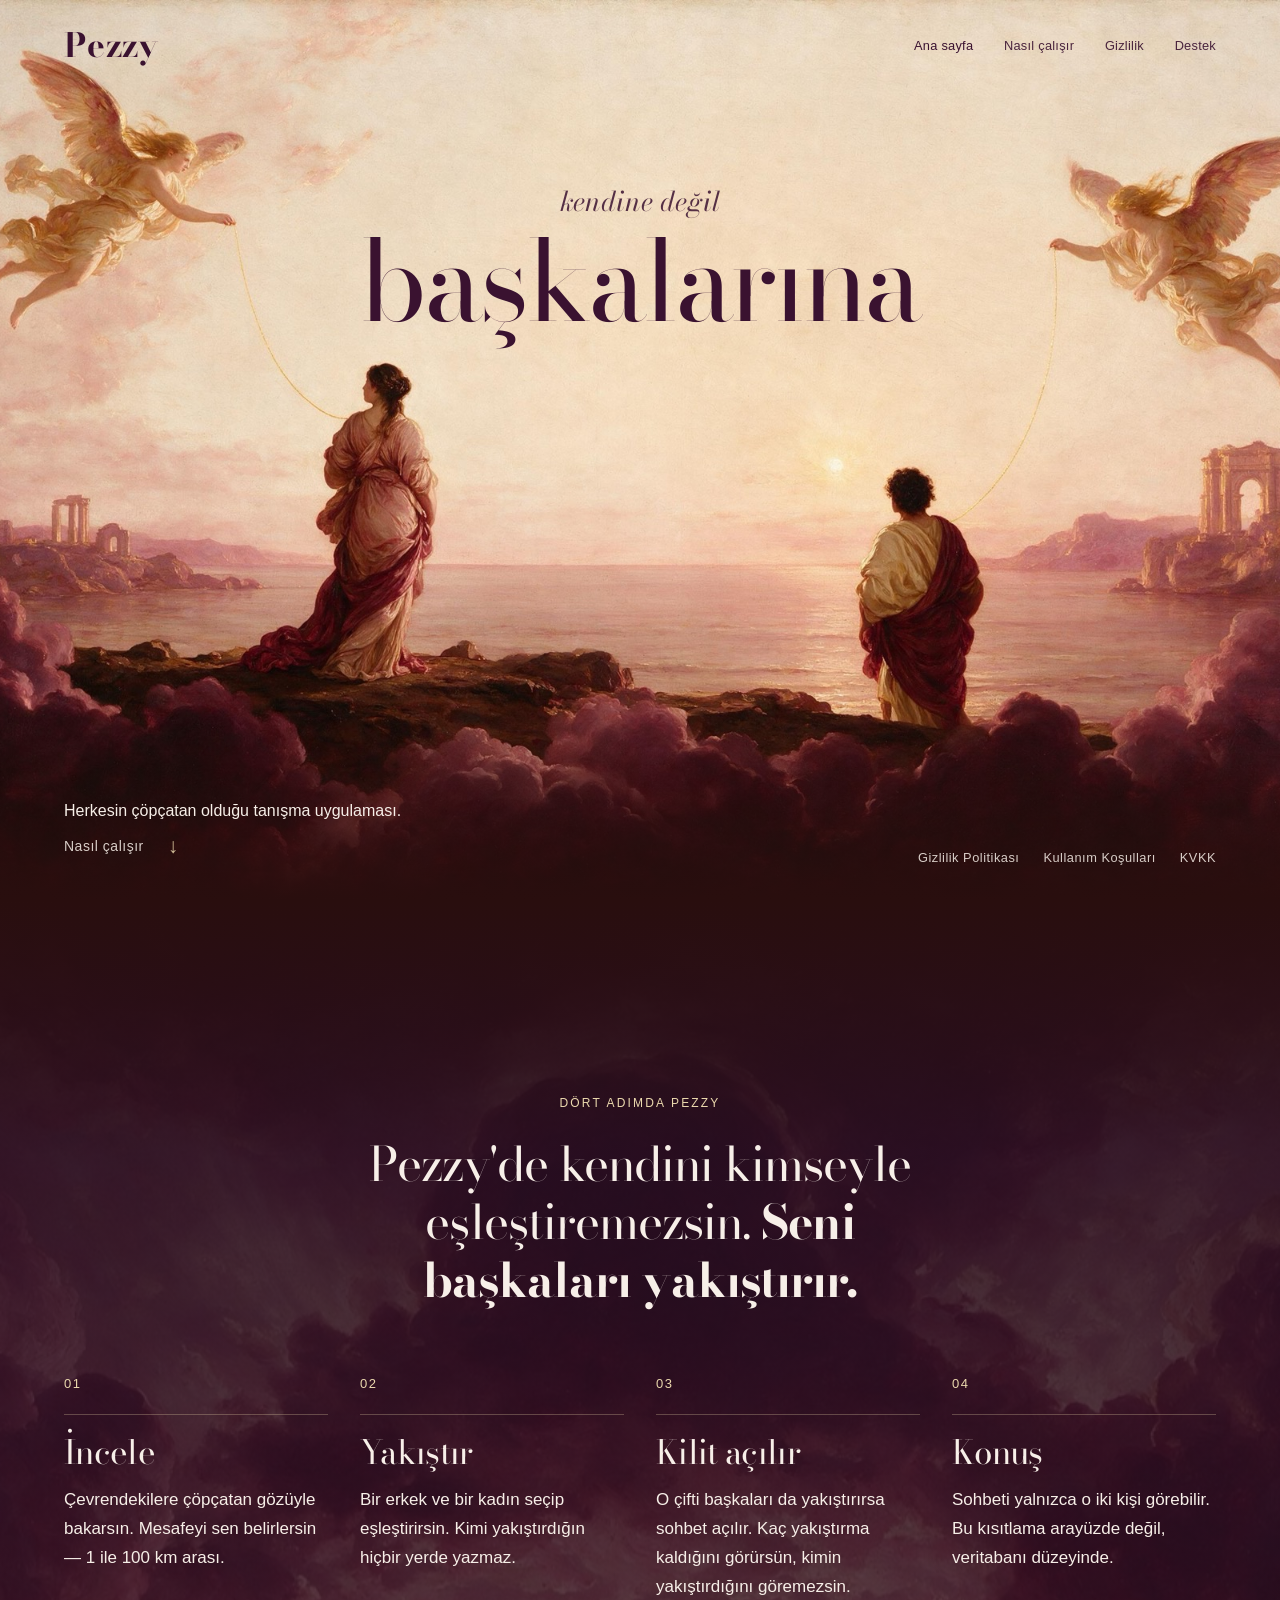
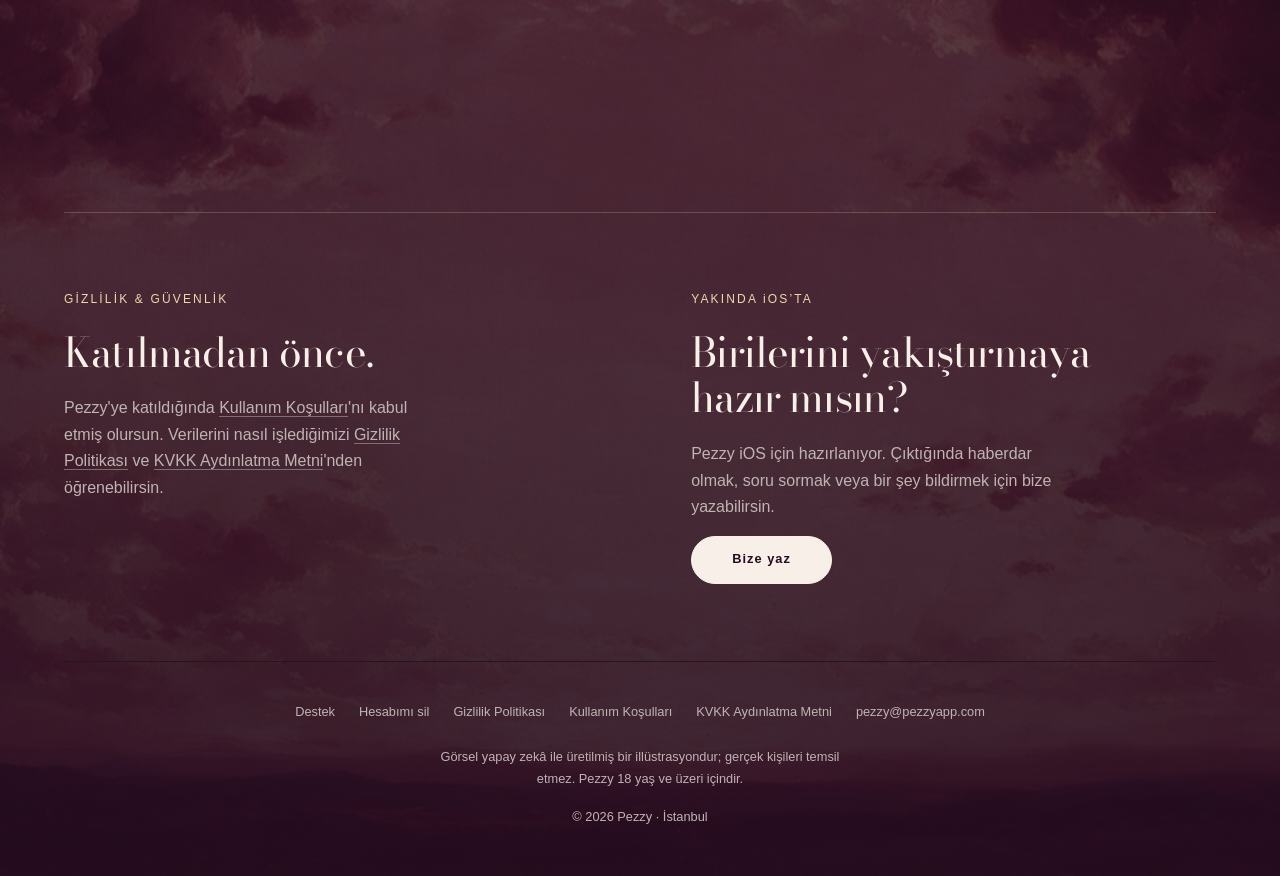
<file: index.html>
<!DOCTYPE html>
<html lang="tr">
<head>
<meta charset="utf-8">
<meta name="viewport" content="width=device-width, initial-scale=1, viewport-fit=cover">
<title>Pezzy — Kendine değil, başkalarına</title>
<meta name="description" content="Pezzy'de kendini kimseyle eşleştiremezsin. Çevrendeki iki kişiyi birbirine yakıştırırsın; yeterince yakıştırma toplayan çiftin sohbeti açılır.">
<link rel="canonical" href="https://pezzyapp.com/">
<meta property="og:type" content="website">
<meta property="og:url" content="https://pezzyapp.com/">
<meta property="og:title" content="Pezzy — Kendine değil, başkalarına">
<meta property="og:description" content="Herkesin çöpçatan olduğu tanışma uygulaması. Kendini eşleştiremezsin; seni başkaları yakıştırır.">
<meta property="og:image" content="https://pezzyapp.com/assets/sahne.jpg">
<meta name="theme-color" content="#150610">
<link rel="icon" href="/assets/icon.png">
<link rel="apple-touch-icon" href="/assets/icon.png">
<link rel="preconnect" href="https://fonts.googleapis.com">
<link rel="preconnect" href="https://fonts.gstatic.com" crossorigin>
<link href="https://fonts.googleapis.com/css2?family=Bodoni+Moda:ital,wght@0,400;0,700;1,400&display=swap&subset=latin,latin-ext" rel="stylesheet">
<link rel="stylesheet" href="/styles.css?v=4">
</head>
<body>

<!-- Tablo: geniş ekranda yatay, dar ekranda dikey sürüm -->
<section class="scene">
  <picture>
    <source media="(min-width: 46rem)" srcset="/assets/sahne-genis.jpg">
    <img class="scene__art" src="/assets/sahne.jpg" width="1200" height="2133" fetchpriority="high"
         alt="Yağlıboya tablo: gökyüzünde iki kanatlı çöpçatan, ellerindeki altın ipi aşağıda birbirlerine sırtları dönük duran bir kadınla bir erkeğe bağlıyor.">
  </picture>

  <header class="topbar topbar--onLight">
    <a class="wordmark" href="/">Pezzy</a>
    <nav class="topnav" aria-label="Site">
      <a href="/" aria-current="page">Ana sayfa</a>
      <a href="/#nasil">Nasıl çalışır</a>
      <a href="/#gizlilik">Gizlilik</a>
      <a href="/destek/">Destek</a>
    </nav>
  </header>

  <div class="scene__type">
    <span class="kicker">kendine değil</span>
    <h1>başkalarına</h1>
  </div>

  <div class="scene__foot">
    <div class="scene__intro"><p>Herkesin çöpçatan olduğu tanışma uygulaması.</p><a class="scene__discover" href="#nasil">Nasıl çalışır <span aria-hidden="true">↓</span></a></div>
    <nav aria-label="Yasal">
      <a href="/gizlilik/">Gizlilik Politikası</a>
      <a href="/kullanim-kosullari/">Kullanım Koşulları</a>
      <a href="/kvkk/">KVKK</a>
    </nav>
  </div>
</section>

<main class="after">

  <!-- 2. ekran · dört adım -->
  <section class="shell steps-panel" id="nasil">
    <p class="eyebrow">DÖRT ADIMDA PEZZY</p>
    <h2 class="lead">Pezzy'de kendini kimseyle eşleştiremezsin. <b>Seni başkaları yakıştırır.</b></h2>

    <div class="steps-list">
      <article class="step">
        <span class="step__n">01</span>
        <h3>İncele</h3>
        <p>Çevrendekilere çöpçatan gözüyle bakarsın. Mesafeyi sen belirlersin — 1 ile 100 km arası.</p>
      </article>
      <article class="step">
        <span class="step__n">02</span>
        <h3>Yakıştır</h3>
        <p>Bir erkek ve bir kadın seçip eşleştirirsin. Kimi yakıştırdığın hiçbir yerde yazmaz.</p>
      </article>
      <article class="step">
        <span class="step__n">03</span>
        <h3>Kilit açılır</h3>
        <p>O çifti başkaları da yakıştırırsa sohbet açılır. Kaç yakıştırma kaldığını görürsün, kimin yakıştırdığını göremezsin.</p>
      </article>
      <article class="step">
        <span class="step__n">04</span>
        <h3>Konuş</h3>
        <p>Sohbeti yalnızca o iki kişi görebilir. Bu kısıtlama arayüzde değil, veritabanı düzeyinde.</p>
      </article>
    </div>
  </section>

  <!-- 3. ekran · yasal onay, iOS bilgisi, künye -->
  <section class="shell finale" id="gizlilik">
    <div class="duo">
      <div>
        <p class="section-label">GİZLİLİK &amp; GÜVENLİK</p>
        <h2>Katılmadan önce.</h2>
        <p class="consent" style="margin-top: var(--space-sm)">
          Pezzy'ye katıldığında <a href="/kullanim-kosullari/">Kullanım Koşulları</a>'nı kabul etmiş olursun.
          Verilerini nasıl işlediğimizi <a href="/gizlilik/">Gizlilik Politikası</a> ve
          <a href="/kvkk/">KVKK Aydınlatma Metni</a>'nden öğrenebilirsin.
        </p>
      </div>
      <div>
        <p class="section-label">YAKINDA iOS’TA</p>
        <h2>Birilerini yakıştırmaya<br>hazır mısın?</h2>
        <p>Pezzy iOS için hazırlanıyor. Çıktığında haberdar olmak, soru sormak veya bir şey bildirmek için bize yazabilirsin.</p>
        <a class="pill" href="mailto:pezzy@pezzyapp.com">Bize yaz</a>
      </div>
    </div>

    <footer class="foot">
      <nav aria-label="Alt menü">
        <a href="/destek/">Destek</a>
        <a href="/hesap-silme/">Hesabımı sil</a>
        <a href="/gizlilik/">Gizlilik Politikası</a>
        <a href="/kullanim-kosullari/">Kullanım Koşulları</a>
        <a href="/kvkk/">KVKK Aydınlatma Metni</a>
        <a href="mailto:pezzy@pezzyapp.com">pezzy@pezzyapp.com</a>
      </nav>
      <p>Görsel yapay zekâ ile üretilmiş bir illüstrasyondur; gerçek kişileri temsil etmez. Pezzy 18 yaş ve üzeri içindir.</p>
      <p class="foot__legal">© 2026 Pezzy · İstanbul</p>
    </footer>
  </section>

</main>


</body>
</html>
</file>
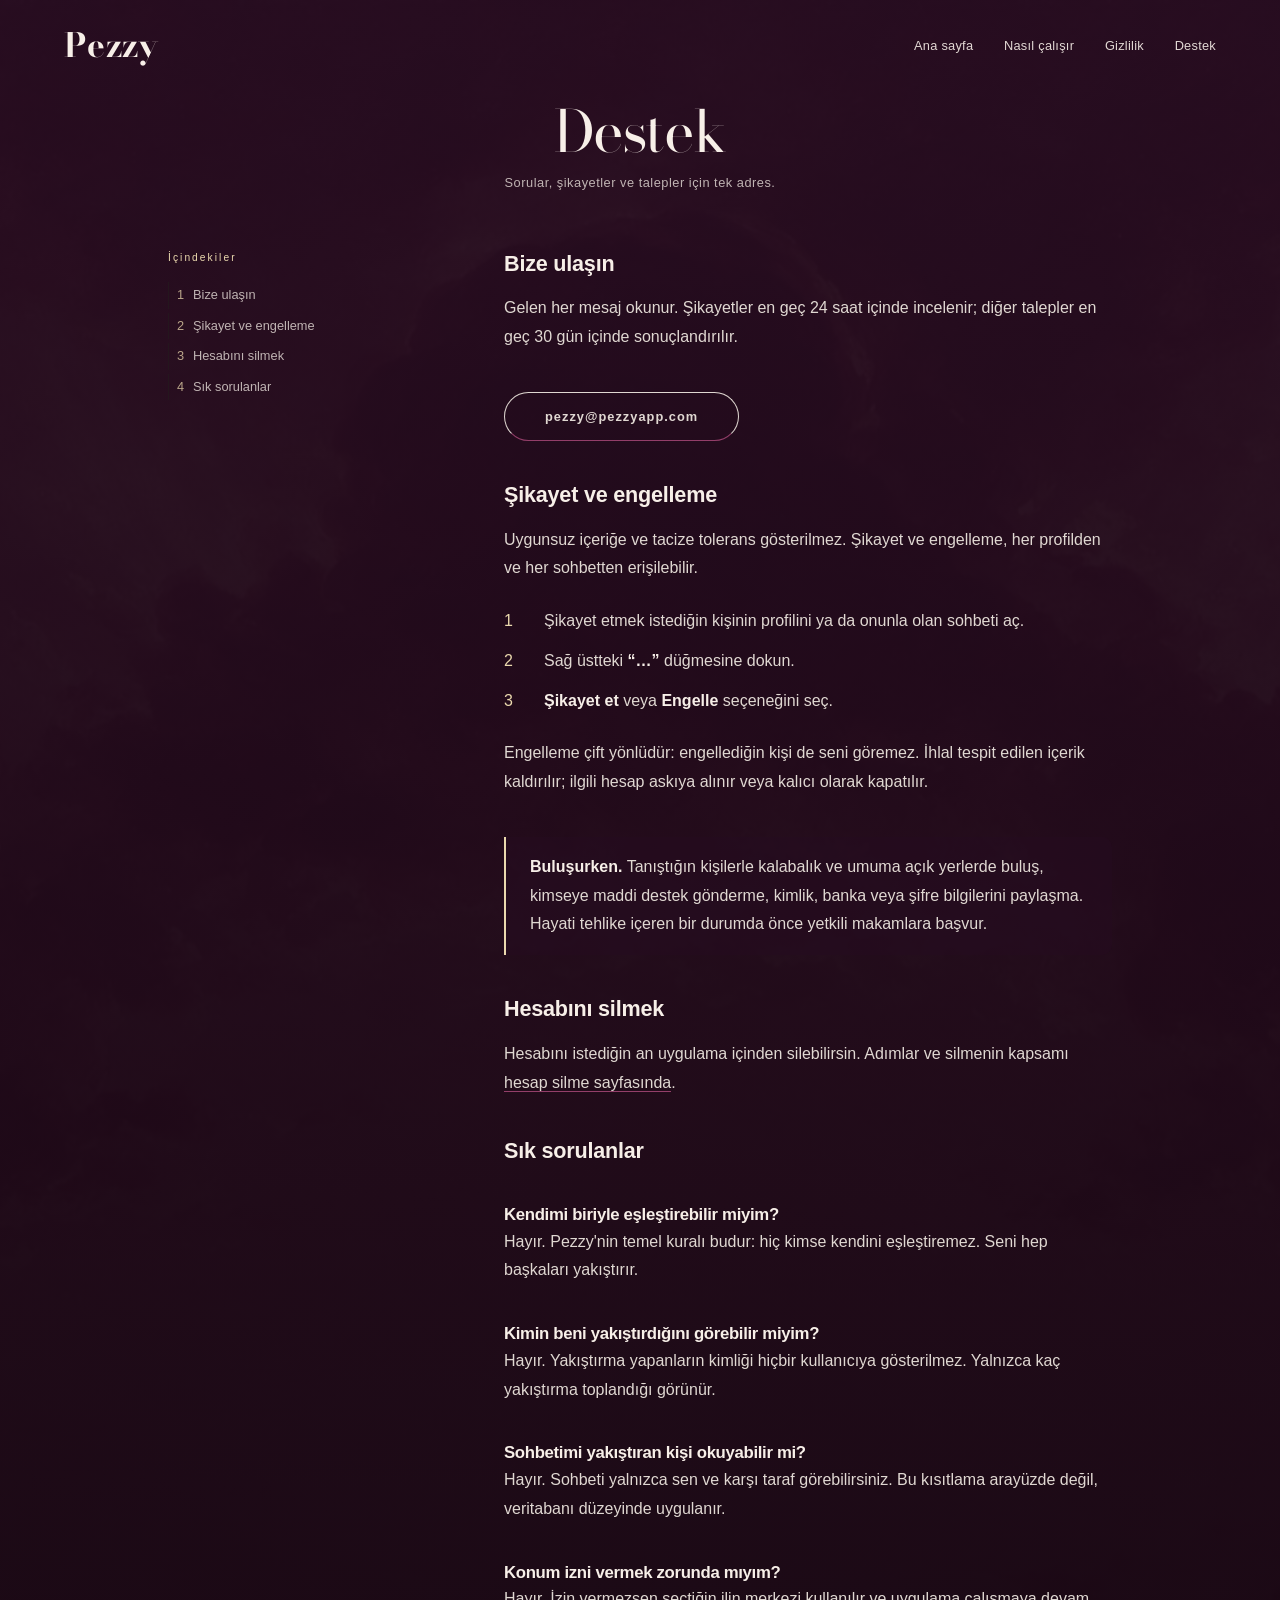
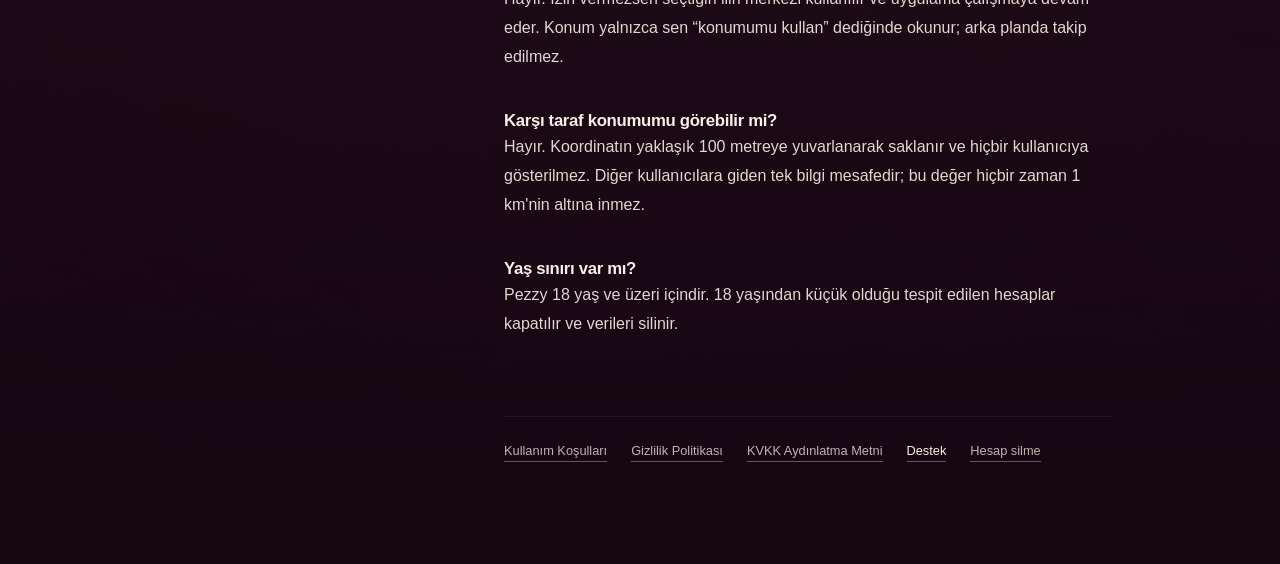
<file: destek/index.html>
<!DOCTYPE html>
<html lang="tr">
<head>
<meta charset="utf-8">
<meta name="viewport" content="width=device-width, initial-scale=1, viewport-fit=cover">
<title>Destek — Pezzy</title>
<meta name="description" content="Sorular, şikayetler ve talepler için tek adres.">
<link rel="canonical" href="https://pezzyapp.com/destek/">
<meta name="theme-color" content="#150610">
<link rel="icon" href="/assets/icon.png">
<link rel="preconnect" href="https://fonts.googleapis.com">
<link rel="preconnect" href="https://fonts.gstatic.com" crossorigin>
<link href="https://fonts.googleapis.com/css2?family=Bodoni+Moda:ital,wght@0,400;0,700;1,400&display=swap&subset=latin,latin-ext" rel="stylesheet">
<link rel="stylesheet" href="/styles.css?v=4">
</head>
<body class="inner-page">

<section class="page-head">
  <header class="topbar">
    <a class="wordmark" href="/">Pezzy</a>
    <nav class="topnav" aria-label="Site">
      <a href="/">Ana sayfa</a>
      <a href="/#nasil">Nasıl çalışır</a>
      <a href="/#gizlilik">Gizlilik</a>
      <a href="/destek/">Destek</a>
    </nav>
  </header>
  <div class="inner">
    <h1>Destek</h1>
    <p class="sub">Sorular, şikayetler ve talepler için tek adres.</p>
  </div>
</section>

<main class="doc-wrap">
  <aside class="toc">
    <p class="toc__label">İçindekiler</p>
    <nav aria-label="İçindekiler">
      <ol>
        <li><a href="#b1">Bize ulaşın</a></li>
        <li><a href="#b2">Şikayet ve engelleme</a></li>
        <li><a href="#b3">Hesabını silmek</a></li>
        <li><a href="#b4">Sık sorulanlar</a></li>
      </ol>
    </nav>
  </aside>

  <article class="doc">
      
      <details class="sec" open>
      <summary><h2 id="b1">Bize ulaşın</h2></summary>
      <div class="sec__body">
        <p>Gelen her mesaj okunur. Şikayetler en geç 24 saat içinde incelenir; diğer talepler en geç 30 gün içinde sonuçlandırılır.</p>
    <p><a class="pill" href="mailto:pezzy@pezzyapp.com">pezzy@pezzyapp.com</a></p>
      </div>
    </details>
      <details class="sec" open>
      <summary><h2 id="b2">Şikayet ve engelleme</h2></summary>
      <div class="sec__body">
        <p>Uygunsuz içeriğe ve tacize tolerans gösterilmez. Şikayet ve engelleme, her profilden ve her sohbetten erişilebilir.</p>
    <ol>
      <li>Şikayet etmek istediğin kişinin profilini ya da onunla olan sohbeti aç.</li>
      <li>Sağ üstteki <b>“…”</b> düğmesine dokun.</li>
      <li><b>Şikayet et</b> veya <b>Engelle</b> seçeneğini seç.</li>
    </ol>
    <p>Engelleme çift yönlüdür: engellediğin kişi de seni göremez. İhlal tespit edilen içerik kaldırılır; ilgili hesap askıya alınır veya kalıcı olarak kapatılır.</p>

    <div class="callout">
      <p><b>Buluşurken.</b> Tanıştığın kişilerle kalabalık ve umuma açık yerlerde buluş, kimseye maddi destek gönderme, kimlik, banka veya şifre bilgilerini paylaşma. Hayati tehlike içeren bir durumda önce yetkili makamlara başvur.</p>
    </div>
      </div>
    </details>
      <details class="sec" open>
      <summary><h2 id="b3">Hesabını silmek</h2></summary>
      <div class="sec__body">
        <p>Hesabını istediğin an uygulama içinden silebilirsin. Adımlar ve silmenin kapsamı <a href="/hesap-silme/">hesap silme sayfasında</a>.</p>
      </div>
    </details>
      <details class="sec" open>
      <summary><h2 id="b4">Sık sorulanlar</h2></summary>
      <div class="sec__body">
        <h3>Kendimi biriyle eşleştirebilir miyim?</h3>
    <p>Hayır. Pezzy'nin temel kuralı budur: hiç kimse kendini eşleştiremez. Seni hep başkaları yakıştırır.</p>

    <h3>Kimin beni yakıştırdığını görebilir miyim?</h3>
    <p>Hayır. Yakıştırma yapanların kimliği hiçbir kullanıcıya gösterilmez. Yalnızca kaç yakıştırma toplandığı görünür.</p>

    <h3>Sohbetimi yakıştıran kişi okuyabilir mi?</h3>
    <p>Hayır. Sohbeti yalnızca sen ve karşı taraf görebilirsiniz. Bu kısıtlama arayüzde değil, veritabanı düzeyinde uygulanır.</p>

    <h3>Konum izni vermek zorunda mıyım?</h3>
    <p>Hayır. İzin vermezsen seçtiğin ilin merkezi kullanılır ve uygulama çalışmaya devam eder. Konum yalnızca sen “konumumu kullan” dediğinde okunur; arka planda takip edilmez.</p>

    <h3>Karşı taraf konumumu görebilir mi?</h3>
    <p>Hayır. Koordinatın yaklaşık 100 metreye yuvarlanarak saklanır ve hiçbir kullanıcıya gösterilmez. Diğer kullanıcılara giden tek bilgi mesafedir; bu değer hiçbir zaman 1 km'nin altına inmez.</p>

    <h3>Yaş sınırı var mı?</h3>
    <p>Pezzy 18 yaş ve üzeri içindir. 18 yaşından küçük olduğu tespit edilen hesaplar kapatılır ve verileri silinir.</p>
      </div>
    </details>

    <nav class="pagenav" aria-label="Diğer sayfalar">
      <a href="/kullanim-kosullari/">Kullanım Koşulları</a>
      <a href="/gizlilik/">Gizlilik Politikası</a>
      <a href="/kvkk/">KVKK Aydınlatma Metni</a>
      <a href="/destek/" aria-current="page">Destek</a>
      <a href="/hesap-silme/">Hesap silme</a>
    </nav>
  </article>
</main>

<script src="/site.js" defer></script>

</body>
</html>
</file>
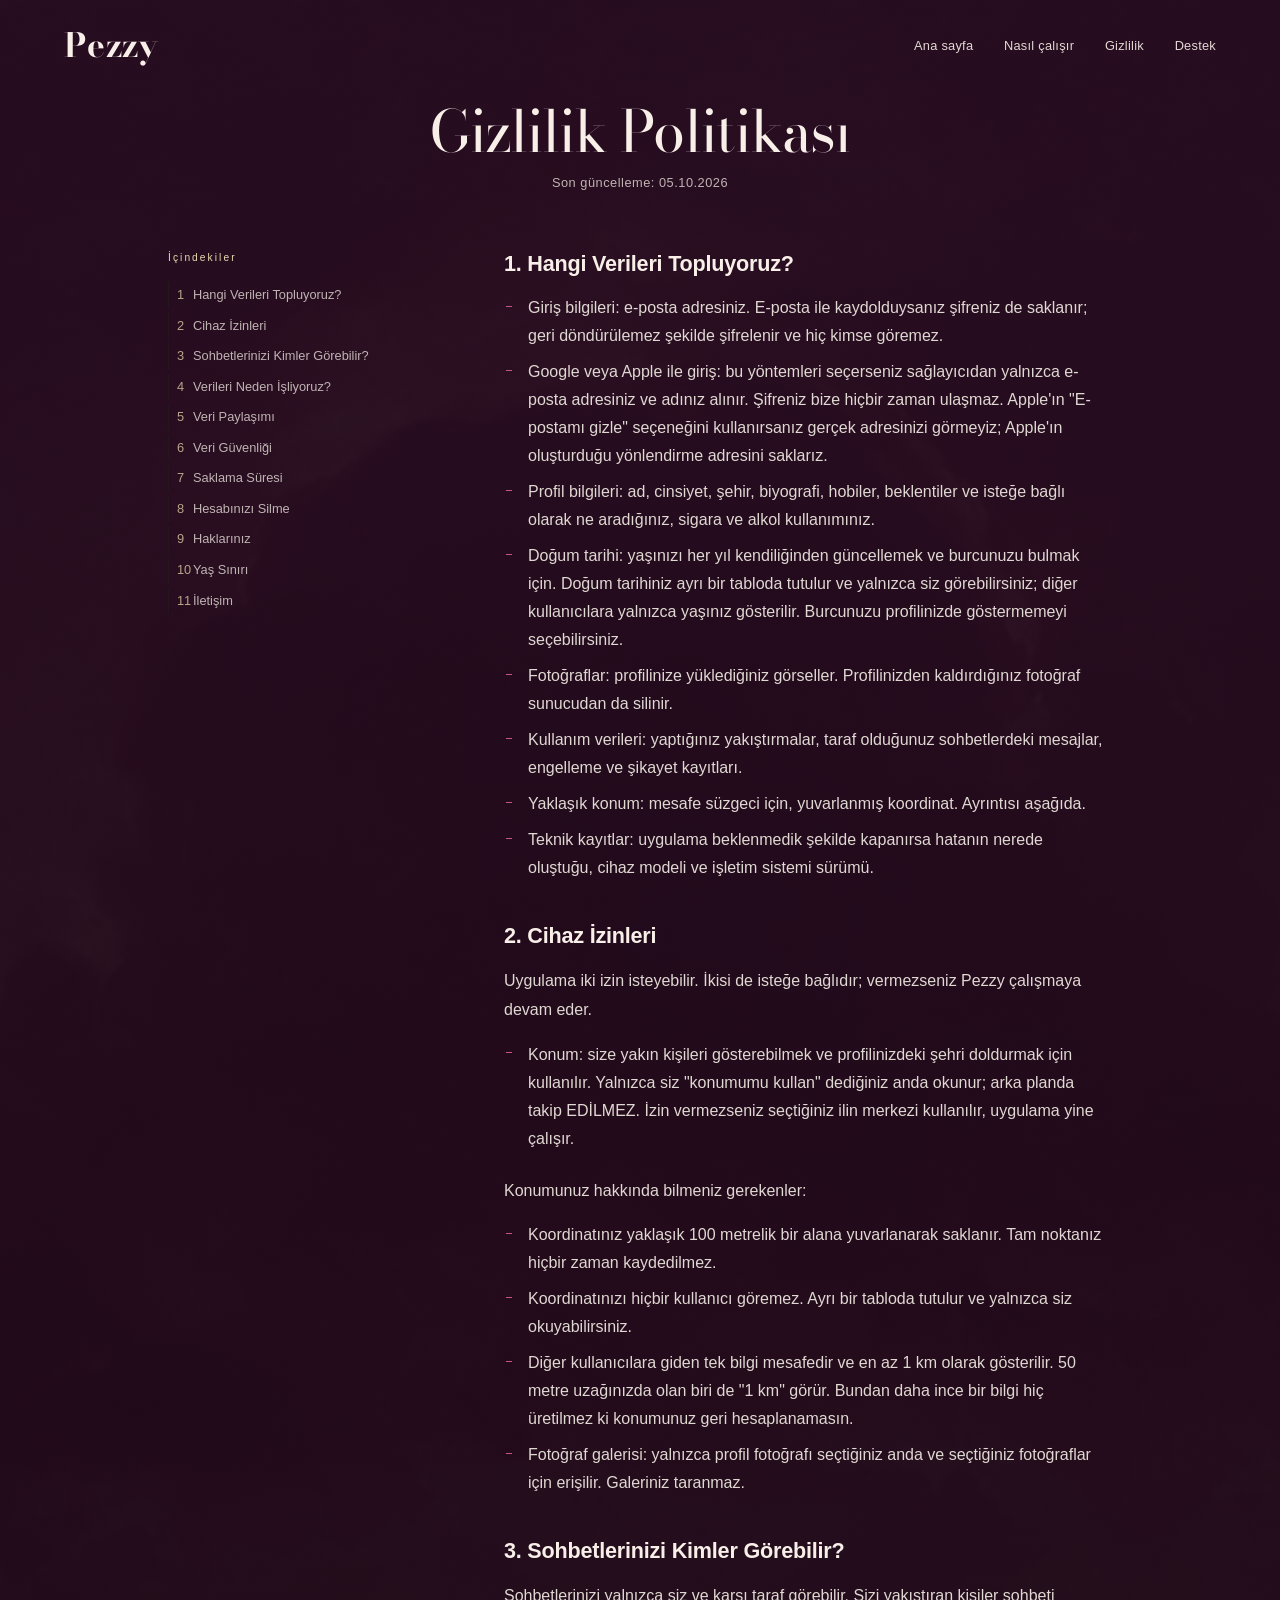
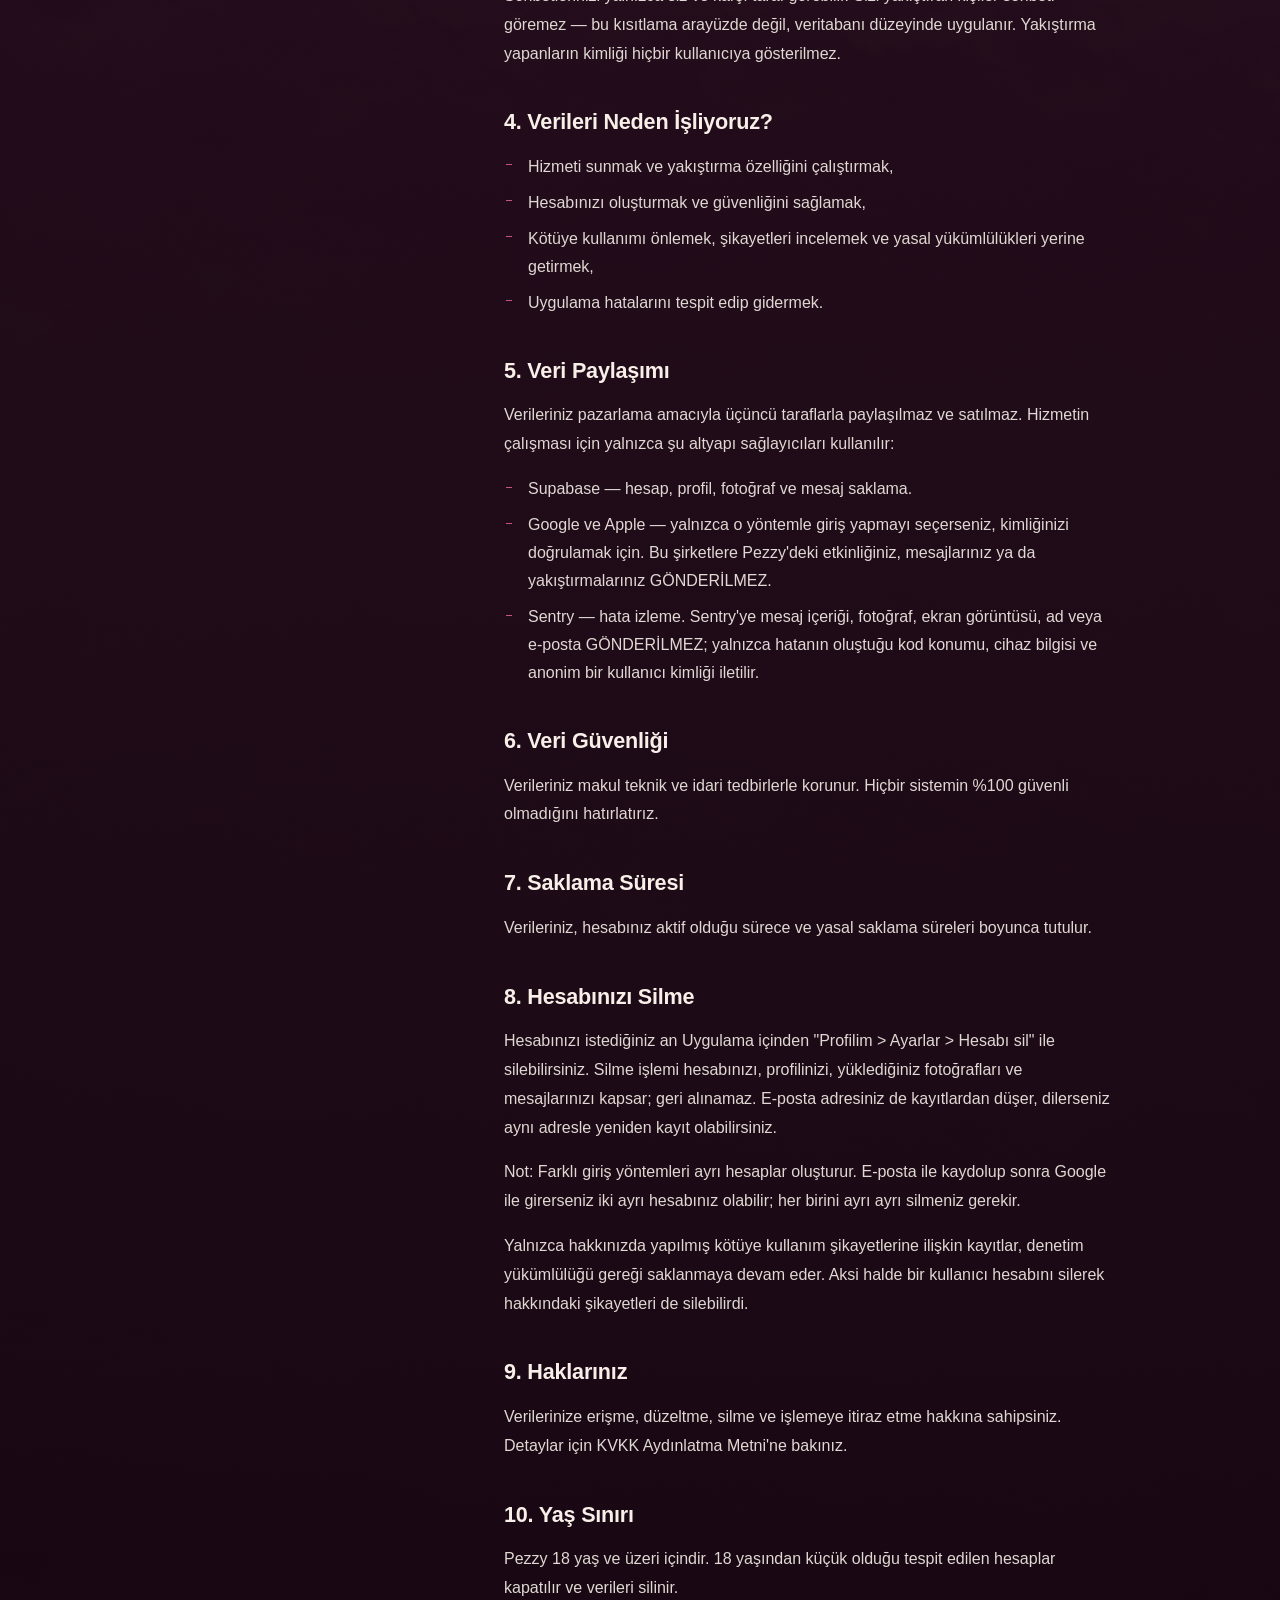
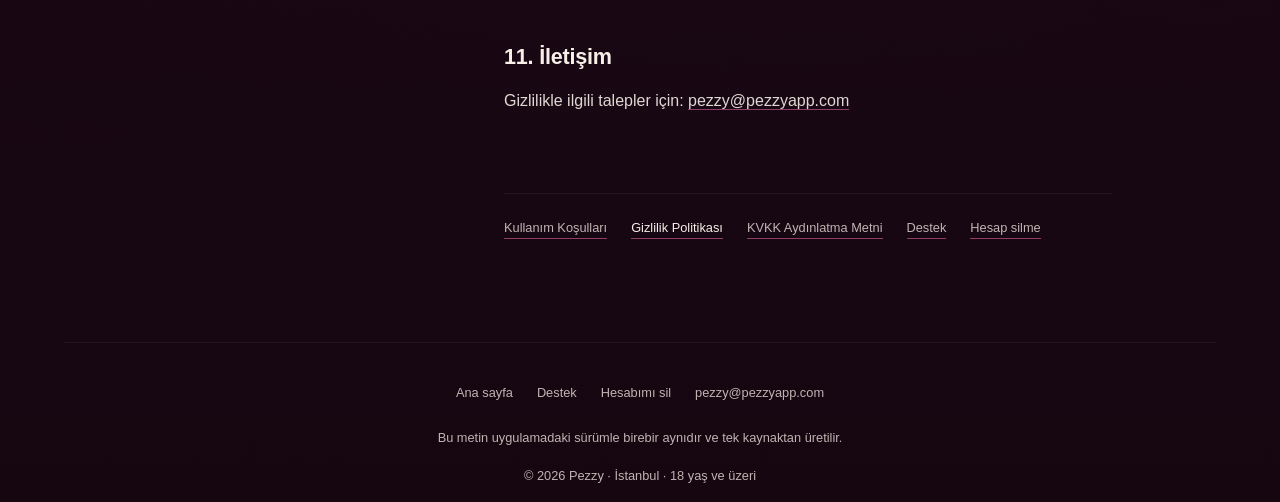
<file: gizlilik/index.html>
<!DOCTYPE html>
<html lang="tr">
<head>
<meta charset="utf-8">
<meta name="viewport" content="width=device-width, initial-scale=1, viewport-fit=cover">
<title>Gizlilik Politikası — Pezzy</title>
<meta name="description" content="Pezzy gizlilik politikası. Son güncelleme: 05.10.2026.">
<link rel="canonical" href="https://pezzyapp.com/gizlilik/">
<meta name="theme-color" content="#150610">
<link rel="icon" href="/assets/icon.png">
<link rel="preconnect" href="https://fonts.googleapis.com">
<link rel="preconnect" href="https://fonts.gstatic.com" crossorigin>
<link href="https://fonts.googleapis.com/css2?family=Bodoni+Moda:ital,wght@0,400;0,700;1,400&display=swap&subset=latin,latin-ext" rel="stylesheet">
<link rel="stylesheet" href="/styles.css?v=4">
</head>
<body class="inner-page">

<section class="page-head">
  <header class="topbar">
    <a class="wordmark" href="/">Pezzy</a>
    <nav class="topnav" aria-label="Site">
      <a href="/">Ana sayfa</a>
      <a href="/#nasil">Nasıl çalışır</a>
      <a href="/#gizlilik">Gizlilik</a>
      <a href="/destek/">Destek</a>
    </nav>
  </header>
  <div class="inner">
    <h1>Gizlilik Politikası</h1>
    <p class="sub">Son güncelleme: 05.10.2026</p>
  </div>
</section>

<main class="doc-wrap">
  <aside class="toc">
    <p class="toc__label">İçindekiler</p>
    <nav aria-label="İçindekiler">
      <ol>
        <li><a href="#b1">Hangi Verileri Topluyoruz?</a></li>
        <li><a href="#b2">Cihaz İzinleri</a></li>
        <li><a href="#b3">Sohbetlerinizi Kimler Görebilir?</a></li>
        <li><a href="#b4">Verileri Neden İşliyoruz?</a></li>
        <li><a href="#b5">Veri Paylaşımı</a></li>
        <li><a href="#b6">Veri Güvenliği</a></li>
        <li><a href="#b7">Saklama Süresi</a></li>
        <li><a href="#b8">Hesabınızı Silme</a></li>
        <li><a href="#b9">Haklarınız</a></li>
        <li><a href="#b10">Yaş Sınırı</a></li>
        <li><a href="#b11">İletişim</a></li>
      </ol>
    </nav>
  </aside>

  <article class="doc">
      <details class="sec" open>
      <summary><h2 id="b1">1. Hangi Verileri Topluyoruz?</h2></summary>
      <div class="sec__body">
        <ul><li>Giriş bilgileri: e-posta adresiniz. E-posta ile kaydolduysanız şifreniz de saklanır; geri döndürülemez şekilde şifrelenir ve hiç kimse göremez.</li><li>Google veya Apple ile giriş: bu yöntemleri seçerseniz sağlayıcıdan yalnızca e-posta adresiniz ve adınız alınır. Şifreniz bize hiçbir zaman ulaşmaz. Apple'ın "E-postamı gizle" seçeneğini kullanırsanız gerçek adresinizi görmeyiz; Apple'ın oluşturduğu yönlendirme adresini saklarız.</li><li>Profil bilgileri: ad, cinsiyet, şehir, biyografi, hobiler, beklentiler ve isteğe bağlı olarak ne aradığınız, sigara ve alkol kullanımınız.</li><li>Doğum tarihi: yaşınızı her yıl kendiliğinden güncellemek ve burcunuzu bulmak için. Doğum tarihiniz ayrı bir tabloda tutulur ve yalnızca siz görebilirsiniz; diğer kullanıcılara yalnızca yaşınız gösterilir. Burcunuzu profilinizde göstermemeyi seçebilirsiniz.</li><li>Fotoğraflar: profilinize yüklediğiniz görseller. Profilinizden kaldırdığınız fotoğraf sunucudan da silinir.</li><li>Kullanım verileri: yaptığınız yakıştırmalar, taraf olduğunuz sohbetlerdeki mesajlar, engelleme ve şikayet kayıtları.</li><li>Yaklaşık konum: mesafe süzgeci için, yuvarlanmış koordinat. Ayrıntısı aşağıda.</li><li>Teknik kayıtlar: uygulama beklenmedik şekilde kapanırsa hatanın nerede oluştuğu, cihaz modeli ve işletim sistemi sürümü.</li></ul>
      </div>
    </details>
      <details class="sec" open>
      <summary><h2 id="b2">2. Cihaz İzinleri</h2></summary>
      <div class="sec__body">
        <p>Uygulama iki izin isteyebilir. İkisi de isteğe bağlıdır; vermezseniz Pezzy çalışmaya devam eder.</p>
        <ul><li>Konum: size yakın kişileri gösterebilmek ve profilinizdeki şehri doldurmak için kullanılır. Yalnızca siz "konumumu kullan" dediğiniz anda okunur; arka planda takip EDİLMEZ. İzin vermezseniz seçtiğiniz ilin merkezi kullanılır, uygulama yine çalışır.</li></ul>
        <p>Konumunuz hakkında bilmeniz gerekenler:</p>
        <ul><li>Koordinatınız yaklaşık 100 metrelik bir alana yuvarlanarak saklanır. Tam noktanız hiçbir zaman kaydedilmez.</li><li>Koordinatınızı hiçbir kullanıcı göremez. Ayrı bir tabloda tutulur ve yalnızca siz okuyabilirsiniz.</li><li>Diğer kullanıcılara giden tek bilgi mesafedir ve en az 1 km olarak gösterilir. 50 metre uzağınızda olan biri de "1 km" görür. Bundan daha ince bir bilgi hiç üretilmez ki konumunuz geri hesaplanamasın.</li><li>Fotoğraf galerisi: yalnızca profil fotoğrafı seçtiğiniz anda ve seçtiğiniz fotoğraflar için erişilir. Galeriniz taranmaz.</li></ul>
      </div>
    </details>
      <details class="sec" open>
      <summary><h2 id="b3">3. Sohbetlerinizi Kimler Görebilir?</h2></summary>
      <div class="sec__body">
        <p>Sohbetlerinizi yalnızca siz ve karşı taraf görebilir. Sizi yakıştıran kişiler sohbeti göremez — bu kısıtlama arayüzde değil, veritabanı düzeyinde uygulanır. Yakıştırma yapanların kimliği hiçbir kullanıcıya gösterilmez.</p>
      </div>
    </details>
      <details class="sec" open>
      <summary><h2 id="b4">4. Verileri Neden İşliyoruz?</h2></summary>
      <div class="sec__body">
        <ul><li>Hizmeti sunmak ve yakıştırma özelliğini çalıştırmak,</li><li>Hesabınızı oluşturmak ve güvenliğini sağlamak,</li><li>Kötüye kullanımı önlemek, şikayetleri incelemek ve yasal yükümlülükleri yerine getirmek,</li><li>Uygulama hatalarını tespit edip gidermek.</li></ul>
      </div>
    </details>
      <details class="sec" open>
      <summary><h2 id="b5">5. Veri Paylaşımı</h2></summary>
      <div class="sec__body">
        <p>Verileriniz pazarlama amacıyla üçüncü taraflarla paylaşılmaz ve satılmaz. Hizmetin çalışması için yalnızca şu altyapı sağlayıcıları kullanılır:</p>
        <ul><li>Supabase — hesap, profil, fotoğraf ve mesaj saklama.</li><li>Google ve Apple — yalnızca o yöntemle giriş yapmayı seçerseniz, kimliğinizi doğrulamak için. Bu şirketlere Pezzy'deki etkinliğiniz, mesajlarınız ya da yakıştırmalarınız GÖNDERİLMEZ.</li><li>Sentry — hata izleme. Sentry'ye mesaj içeriği, fotoğraf, ekran görüntüsü, ad veya e-posta GÖNDERİLMEZ; yalnızca hatanın oluştuğu kod konumu, cihaz bilgisi ve anonim bir kullanıcı kimliği iletilir.</li></ul>
      </div>
    </details>
      <details class="sec" open>
      <summary><h2 id="b6">6. Veri Güvenliği</h2></summary>
      <div class="sec__body">
        <p>Verileriniz makul teknik ve idari tedbirlerle korunur. Hiçbir sistemin %100 güvenli olmadığını hatırlatırız.</p>
      </div>
    </details>
      <details class="sec" open>
      <summary><h2 id="b7">7. Saklama Süresi</h2></summary>
      <div class="sec__body">
        <p>Verileriniz, hesabınız aktif olduğu sürece ve yasal saklama süreleri boyunca tutulur.</p>
      </div>
    </details>
      <details class="sec" open>
      <summary><h2 id="b8">8. Hesabınızı Silme</h2></summary>
      <div class="sec__body">
        <p>Hesabınızı istediğiniz an Uygulama içinden "Profilim &gt; Ayarlar &gt; Hesabı sil" ile silebilirsiniz. Silme işlemi hesabınızı, profilinizi, yüklediğiniz fotoğrafları ve mesajlarınızı kapsar; geri alınamaz. E-posta adresiniz de kayıtlardan düşer, dilerseniz aynı adresle yeniden kayıt olabilirsiniz.</p>
        <p>Not: Farklı giriş yöntemleri ayrı hesaplar oluşturur. E-posta ile kaydolup sonra Google ile girerseniz iki ayrı hesabınız olabilir; her birini ayrı ayrı silmeniz gerekir.</p>
        <p>Yalnızca hakkınızda yapılmış kötüye kullanım şikayetlerine ilişkin kayıtlar, denetim yükümlülüğü gereği saklanmaya devam eder. Aksi halde bir kullanıcı hesabını silerek hakkındaki şikayetleri de silebilirdi.</p>
      </div>
    </details>
      <details class="sec" open>
      <summary><h2 id="b9">9. Haklarınız</h2></summary>
      <div class="sec__body">
        <p>Verilerinize erişme, düzeltme, silme ve işlemeye itiraz etme hakkına sahipsiniz. Detaylar için KVKK Aydınlatma Metni'ne bakınız.</p>
      </div>
    </details>
      <details class="sec" open>
      <summary><h2 id="b10">10. Yaş Sınırı</h2></summary>
      <div class="sec__body">
        <p>Pezzy 18 yaş ve üzeri içindir. 18 yaşından küçük olduğu tespit edilen hesaplar kapatılır ve verileri silinir.</p>
      </div>
    </details>
      <details class="sec" open>
      <summary><h2 id="b11">11. İletişim</h2></summary>
      <div class="sec__body">
        <p>Gizlilikle ilgili talepler için: <a href="mailto:pezzy@pezzyapp.com">pezzy@pezzyapp.com</a></p>
      </div>
    </details>

    <nav class="pagenav" aria-label="Yasal metinler">
      <a href="/kullanim-kosullari/">Kullanım Koşulları</a>
      <a href="/gizlilik/" aria-current="page">Gizlilik Politikası</a>
      <a href="/kvkk/">KVKK Aydınlatma Metni</a>
      <a href="/destek/">Destek</a>
      <a href="/hesap-silme/">Hesap silme</a>
    </nav>
  </article>
</main>

<footer class="shell foot">
  <nav aria-label="Alt menü">
    <a href="/">Ana sayfa</a>
    <a href="/destek/">Destek</a>
    <a href="/hesap-silme/">Hesabımı sil</a>
    <a href="mailto:pezzy@pezzyapp.com">pezzy@pezzyapp.com</a>
  </nav>
  <p>Bu metin uygulamadaki sürümle birebir aynıdır ve tek kaynaktan üretilir.</p>
  <p class="foot__legal">© 2026 Pezzy · İstanbul · 18 yaş ve üzeri</p>
</footer>

<script src="/site.js" defer></script>

</body>
</html>
</file>
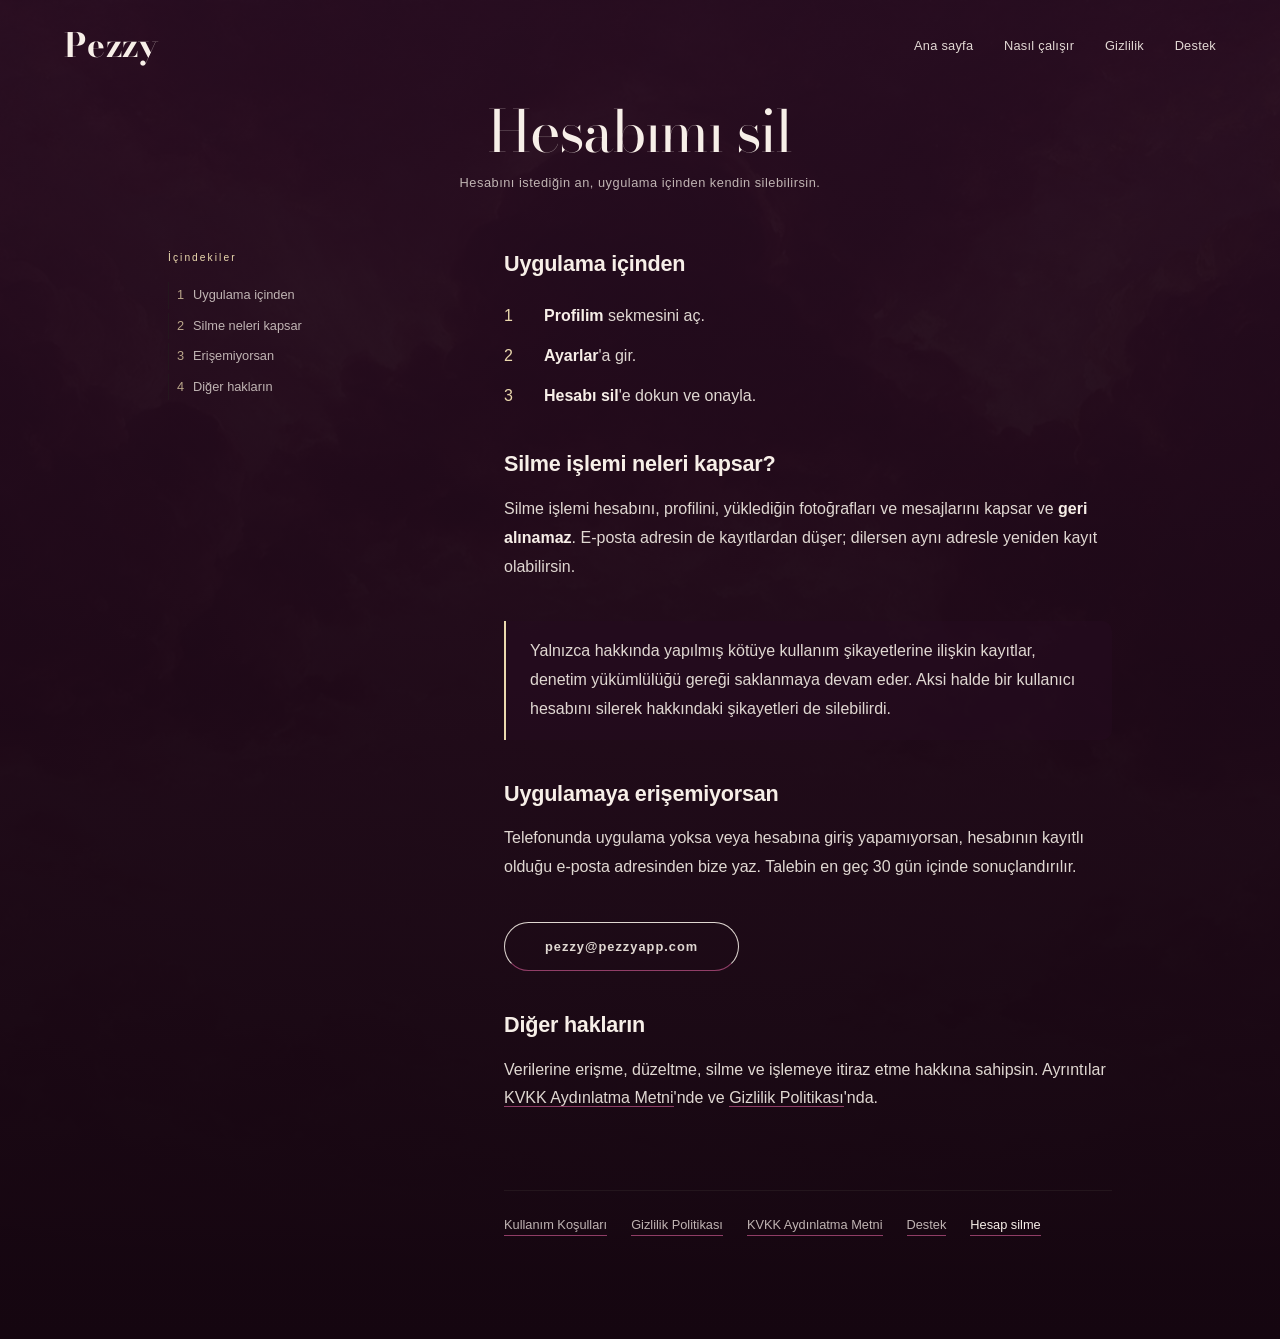
<file: hesap-silme/index.html>
<!DOCTYPE html>
<html lang="tr">
<head>
<meta charset="utf-8">
<meta name="viewport" content="width=device-width, initial-scale=1, viewport-fit=cover">
<title>Hesabımı sil — Pezzy</title>
<meta name="description" content="Hesabını istediğin an, uygulama içinden kendin silebilirsin.">
<link rel="canonical" href="https://pezzyapp.com/hesap-silme/">
<meta name="theme-color" content="#150610">
<link rel="icon" href="/assets/icon.png">
<link rel="preconnect" href="https://fonts.googleapis.com">
<link rel="preconnect" href="https://fonts.gstatic.com" crossorigin>
<link href="https://fonts.googleapis.com/css2?family=Bodoni+Moda:ital,wght@0,400;0,700;1,400&display=swap&subset=latin,latin-ext" rel="stylesheet">
<link rel="stylesheet" href="/styles.css?v=4">
</head>
<body class="inner-page">

<section class="page-head">
  <header class="topbar">
    <a class="wordmark" href="/">Pezzy</a>
    <nav class="topnav" aria-label="Site">
      <a href="/">Ana sayfa</a>
      <a href="/#nasil">Nasıl çalışır</a>
      <a href="/#gizlilik">Gizlilik</a>
      <a href="/destek/">Destek</a>
    </nav>
  </header>
  <div class="inner">
    <h1>Hesabımı sil</h1>
    <p class="sub">Hesabını istediğin an, uygulama içinden kendin silebilirsin.</p>
  </div>
</section>

<main class="doc-wrap">
  <aside class="toc">
    <p class="toc__label">İçindekiler</p>
    <nav aria-label="İçindekiler">
      <ol>
        <li><a href="#b1">Uygulama içinden</a></li>
        <li><a href="#b2">Silme neleri kapsar</a></li>
        <li><a href="#b3">Erişemiyorsan</a></li>
        <li><a href="#b4">Diğer hakların</a></li>
      </ol>
    </nav>
  </aside>

  <article class="doc">
      
      <details class="sec" open>
      <summary><h2 id="b1">Uygulama içinden</h2></summary>
      <div class="sec__body">
        <ol>
      <li><b>Profilim</b> sekmesini aç.</li>
      <li><b>Ayarlar</b>'a gir.</li>
      <li><b>Hesabı sil</b>'e dokun ve onayla.</li>
    </ol>
      </div>
    </details>
      <details class="sec" open>
      <summary><h2 id="b2">Silme işlemi neleri kapsar?</h2></summary>
      <div class="sec__body">
        <p>Silme işlemi hesabını, profilini, yüklediğin fotoğrafları ve mesajlarını kapsar ve <b>geri alınamaz</b>. E-posta adresin de kayıtlardan düşer; dilersen aynı adresle yeniden kayıt olabilirsin.</p>

    <div class="callout">
      <p>Yalnızca hakkında yapılmış kötüye kullanım şikayetlerine ilişkin kayıtlar, denetim yükümlülüğü gereği saklanmaya devam eder. Aksi halde bir kullanıcı hesabını silerek hakkındaki şikayetleri de silebilirdi.</p>
    </div>
      </div>
    </details>
      <details class="sec" open>
      <summary><h2 id="b3">Uygulamaya erişemiyorsan</h2></summary>
      <div class="sec__body">
        <p>Telefonunda uygulama yoksa veya hesabına giriş yapamıyorsan, hesabının kayıtlı olduğu e-posta adresinden bize yaz. Talebin en geç 30 gün içinde sonuçlandırılır.</p>
    <p><a class="pill" href="mailto:pezzy@pezzyapp.com?subject=Hesap%20silme%20talebi">pezzy@pezzyapp.com</a></p>
      </div>
    </details>
      <details class="sec" open>
      <summary><h2 id="b4">Diğer hakların</h2></summary>
      <div class="sec__body">
        <p>Verilerine erişme, düzeltme, silme ve işlemeye itiraz etme hakkına sahipsin. Ayrıntılar <a href="/kvkk/">KVKK Aydınlatma Metni</a>'nde ve <a href="/gizlilik/">Gizlilik Politikası</a>'nda.</p>
      </div>
    </details>

    <nav class="pagenav" aria-label="Diğer sayfalar">
      <a href="/kullanim-kosullari/">Kullanım Koşulları</a>
      <a href="/gizlilik/">Gizlilik Politikası</a>
      <a href="/kvkk/">KVKK Aydınlatma Metni</a>
      <a href="/destek/">Destek</a>
      <a href="/hesap-silme/" aria-current="page">Hesap silme</a>
    </nav>
  </article>
</main>

<script src="/site.js" defer></script>

</body>
</html>
</file>
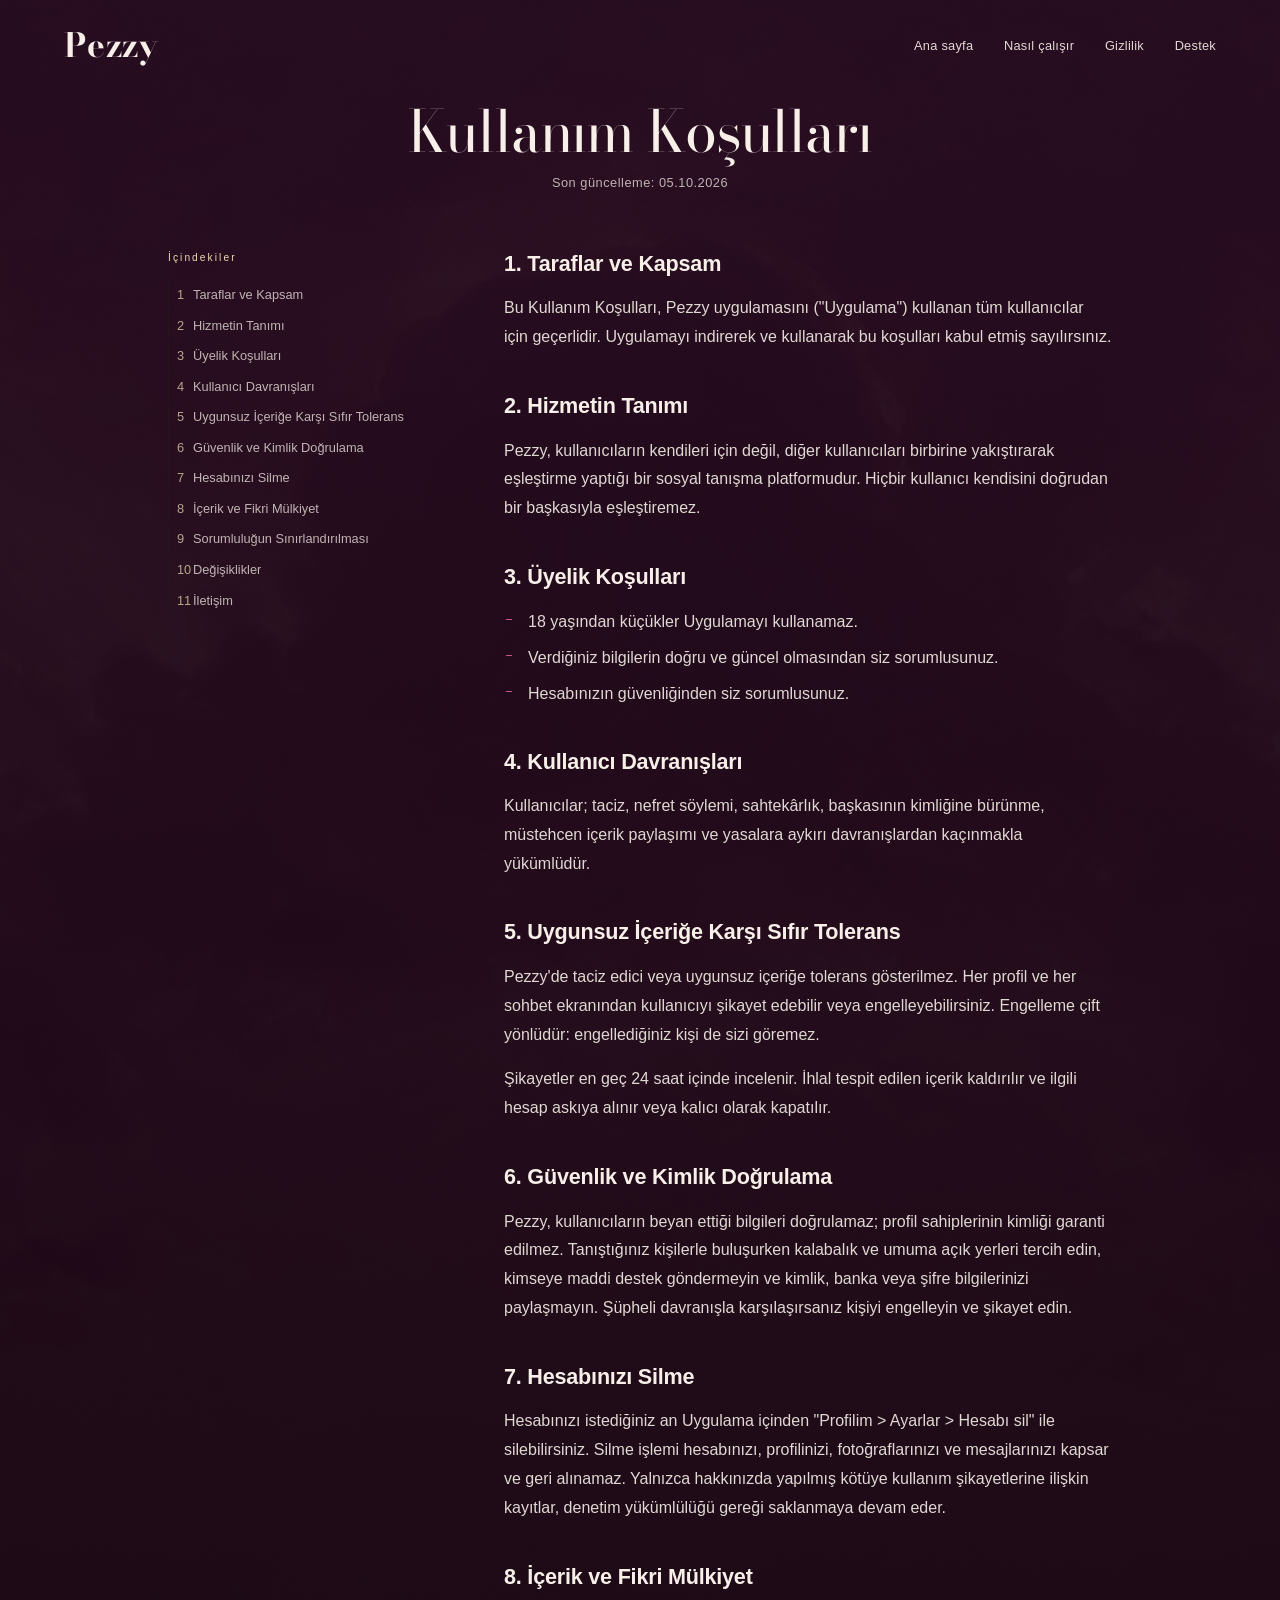
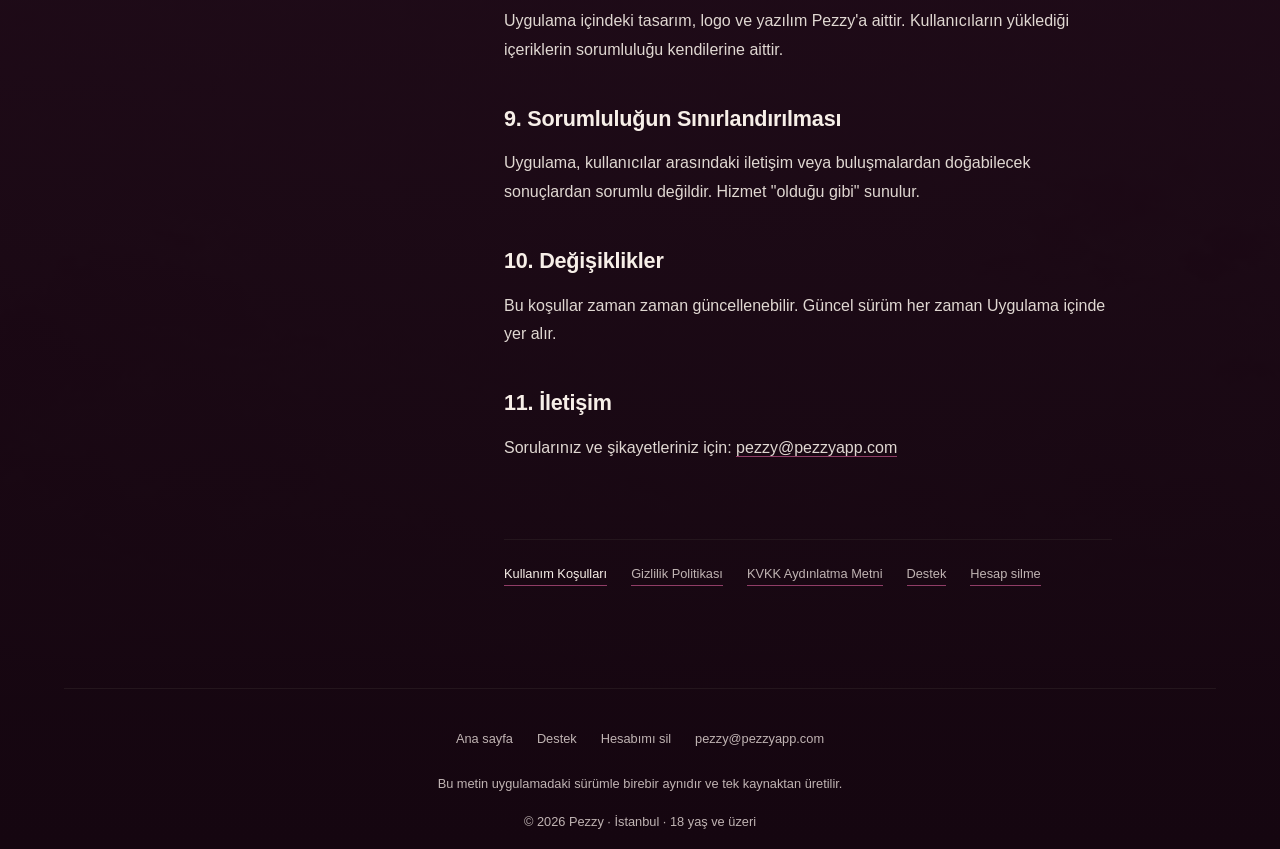
<file: kullanim-kosullari/index.html>
<!DOCTYPE html>
<html lang="tr">
<head>
<meta charset="utf-8">
<meta name="viewport" content="width=device-width, initial-scale=1, viewport-fit=cover">
<title>Kullanım Koşulları — Pezzy</title>
<meta name="description" content="Pezzy kullanım koşulları. Son güncelleme: 05.10.2026.">
<link rel="canonical" href="https://pezzyapp.com/kullanim-kosullari/">
<meta name="theme-color" content="#150610">
<link rel="icon" href="/assets/icon.png">
<link rel="preconnect" href="https://fonts.googleapis.com">
<link rel="preconnect" href="https://fonts.gstatic.com" crossorigin>
<link href="https://fonts.googleapis.com/css2?family=Bodoni+Moda:ital,wght@0,400;0,700;1,400&display=swap&subset=latin,latin-ext" rel="stylesheet">
<link rel="stylesheet" href="/styles.css?v=4">
</head>
<body class="inner-page">

<section class="page-head">
  <header class="topbar">
    <a class="wordmark" href="/">Pezzy</a>
    <nav class="topnav" aria-label="Site">
      <a href="/">Ana sayfa</a>
      <a href="/#nasil">Nasıl çalışır</a>
      <a href="/#gizlilik">Gizlilik</a>
      <a href="/destek/">Destek</a>
    </nav>
  </header>
  <div class="inner">
    <h1>Kullanım Koşulları</h1>
    <p class="sub">Son güncelleme: 05.10.2026</p>
  </div>
</section>

<main class="doc-wrap">
  <aside class="toc">
    <p class="toc__label">İçindekiler</p>
    <nav aria-label="İçindekiler">
      <ol>
        <li><a href="#b1">Taraflar ve Kapsam</a></li>
        <li><a href="#b2">Hizmetin Tanımı</a></li>
        <li><a href="#b3">Üyelik Koşulları</a></li>
        <li><a href="#b4">Kullanıcı Davranışları</a></li>
        <li><a href="#b5">Uygunsuz İçeriğe Karşı Sıfır Tolerans</a></li>
        <li><a href="#b6">Güvenlik ve Kimlik Doğrulama</a></li>
        <li><a href="#b7">Hesabınızı Silme</a></li>
        <li><a href="#b8">İçerik ve Fikri Mülkiyet</a></li>
        <li><a href="#b9">Sorumluluğun Sınırlandırılması</a></li>
        <li><a href="#b10">Değişiklikler</a></li>
        <li><a href="#b11">İletişim</a></li>
      </ol>
    </nav>
  </aside>

  <article class="doc">
      <details class="sec" open>
      <summary><h2 id="b1">1. Taraflar ve Kapsam</h2></summary>
      <div class="sec__body">
        <p>Bu Kullanım Koşulları, Pezzy uygulamasını ("Uygulama") kullanan tüm kullanıcılar için geçerlidir. Uygulamayı indirerek ve kullanarak bu koşulları kabul etmiş sayılırsınız.</p>
      </div>
    </details>
      <details class="sec" open>
      <summary><h2 id="b2">2. Hizmetin Tanımı</h2></summary>
      <div class="sec__body">
        <p>Pezzy, kullanıcıların kendileri için değil, diğer kullanıcıları birbirine yakıştırarak eşleştirme yaptığı bir sosyal tanışma platformudur. Hiçbir kullanıcı kendisini doğrudan bir başkasıyla eşleştiremez.</p>
      </div>
    </details>
      <details class="sec" open>
      <summary><h2 id="b3">3. Üyelik Koşulları</h2></summary>
      <div class="sec__body">
        <ul><li>18 yaşından küçükler Uygulamayı kullanamaz.</li><li>Verdiğiniz bilgilerin doğru ve güncel olmasından siz sorumlusunuz.</li><li>Hesabınızın güvenliğinden siz sorumlusunuz.</li></ul>
      </div>
    </details>
      <details class="sec" open>
      <summary><h2 id="b4">4. Kullanıcı Davranışları</h2></summary>
      <div class="sec__body">
        <p>Kullanıcılar; taciz, nefret söylemi, sahtekârlık, başkasının kimliğine bürünme, müstehcen içerik paylaşımı ve yasalara aykırı davranışlardan kaçınmakla yükümlüdür.</p>
      </div>
    </details>
      <details class="sec" open>
      <summary><h2 id="b5">5. Uygunsuz İçeriğe Karşı Sıfır Tolerans</h2></summary>
      <div class="sec__body">
        <p>Pezzy'de taciz edici veya uygunsuz içeriğe tolerans gösterilmez. Her profil ve her sohbet ekranından kullanıcıyı şikayet edebilir veya engelleyebilirsiniz. Engelleme çift yönlüdür: engellediğiniz kişi de sizi göremez.</p>
        <p>Şikayetler en geç 24 saat içinde incelenir. İhlal tespit edilen içerik kaldırılır ve ilgili hesap askıya alınır veya kalıcı olarak kapatılır.</p>
      </div>
    </details>
      <details class="sec" open>
      <summary><h2 id="b6">6. Güvenlik ve Kimlik Doğrulama</h2></summary>
      <div class="sec__body">
        <p>Pezzy, kullanıcıların beyan ettiği bilgileri doğrulamaz; profil sahiplerinin kimliği garanti edilmez. Tanıştığınız kişilerle buluşurken kalabalık ve umuma açık yerleri tercih edin, kimseye maddi destek göndermeyin ve kimlik, banka veya şifre bilgilerinizi paylaşmayın. Şüpheli davranışla karşılaşırsanız kişiyi engelleyin ve şikayet edin.</p>
      </div>
    </details>
      <details class="sec" open>
      <summary><h2 id="b7">7. Hesabınızı Silme</h2></summary>
      <div class="sec__body">
        <p>Hesabınızı istediğiniz an Uygulama içinden "Profilim &gt; Ayarlar &gt; Hesabı sil" ile silebilirsiniz. Silme işlemi hesabınızı, profilinizi, fotoğraflarınızı ve mesajlarınızı kapsar ve geri alınamaz. Yalnızca hakkınızda yapılmış kötüye kullanım şikayetlerine ilişkin kayıtlar, denetim yükümlülüğü gereği saklanmaya devam eder.</p>
      </div>
    </details>
      <details class="sec" open>
      <summary><h2 id="b8">8. İçerik ve Fikri Mülkiyet</h2></summary>
      <div class="sec__body">
        <p>Uygulama içindeki tasarım, logo ve yazılım Pezzy'a aittir. Kullanıcıların yüklediği içeriklerin sorumluluğu kendilerine aittir.</p>
      </div>
    </details>
      <details class="sec" open>
      <summary><h2 id="b9">9. Sorumluluğun Sınırlandırılması</h2></summary>
      <div class="sec__body">
        <p>Uygulama, kullanıcılar arasındaki iletişim veya buluşmalardan doğabilecek sonuçlardan sorumlu değildir. Hizmet "olduğu gibi" sunulur.</p>
      </div>
    </details>
      <details class="sec" open>
      <summary><h2 id="b10">10. Değişiklikler</h2></summary>
      <div class="sec__body">
        <p>Bu koşullar zaman zaman güncellenebilir. Güncel sürüm her zaman Uygulama içinde yer alır.</p>
      </div>
    </details>
      <details class="sec" open>
      <summary><h2 id="b11">11. İletişim</h2></summary>
      <div class="sec__body">
        <p>Sorularınız ve şikayetleriniz için: <a href="mailto:pezzy@pezzyapp.com">pezzy@pezzyapp.com</a></p>
      </div>
    </details>

    <nav class="pagenav" aria-label="Yasal metinler">
      <a href="/kullanim-kosullari/" aria-current="page">Kullanım Koşulları</a>
      <a href="/gizlilik/">Gizlilik Politikası</a>
      <a href="/kvkk/">KVKK Aydınlatma Metni</a>
      <a href="/destek/">Destek</a>
      <a href="/hesap-silme/">Hesap silme</a>
    </nav>
  </article>
</main>

<footer class="shell foot">
  <nav aria-label="Alt menü">
    <a href="/">Ana sayfa</a>
    <a href="/destek/">Destek</a>
    <a href="/hesap-silme/">Hesabımı sil</a>
    <a href="mailto:pezzy@pezzyapp.com">pezzy@pezzyapp.com</a>
  </nav>
  <p>Bu metin uygulamadaki sürümle birebir aynıdır ve tek kaynaktan üretilir.</p>
  <p class="foot__legal">© 2026 Pezzy · İstanbul · 18 yaş ve üzeri</p>
</footer>

<script src="/site.js" defer></script>

</body>
</html>
</file>
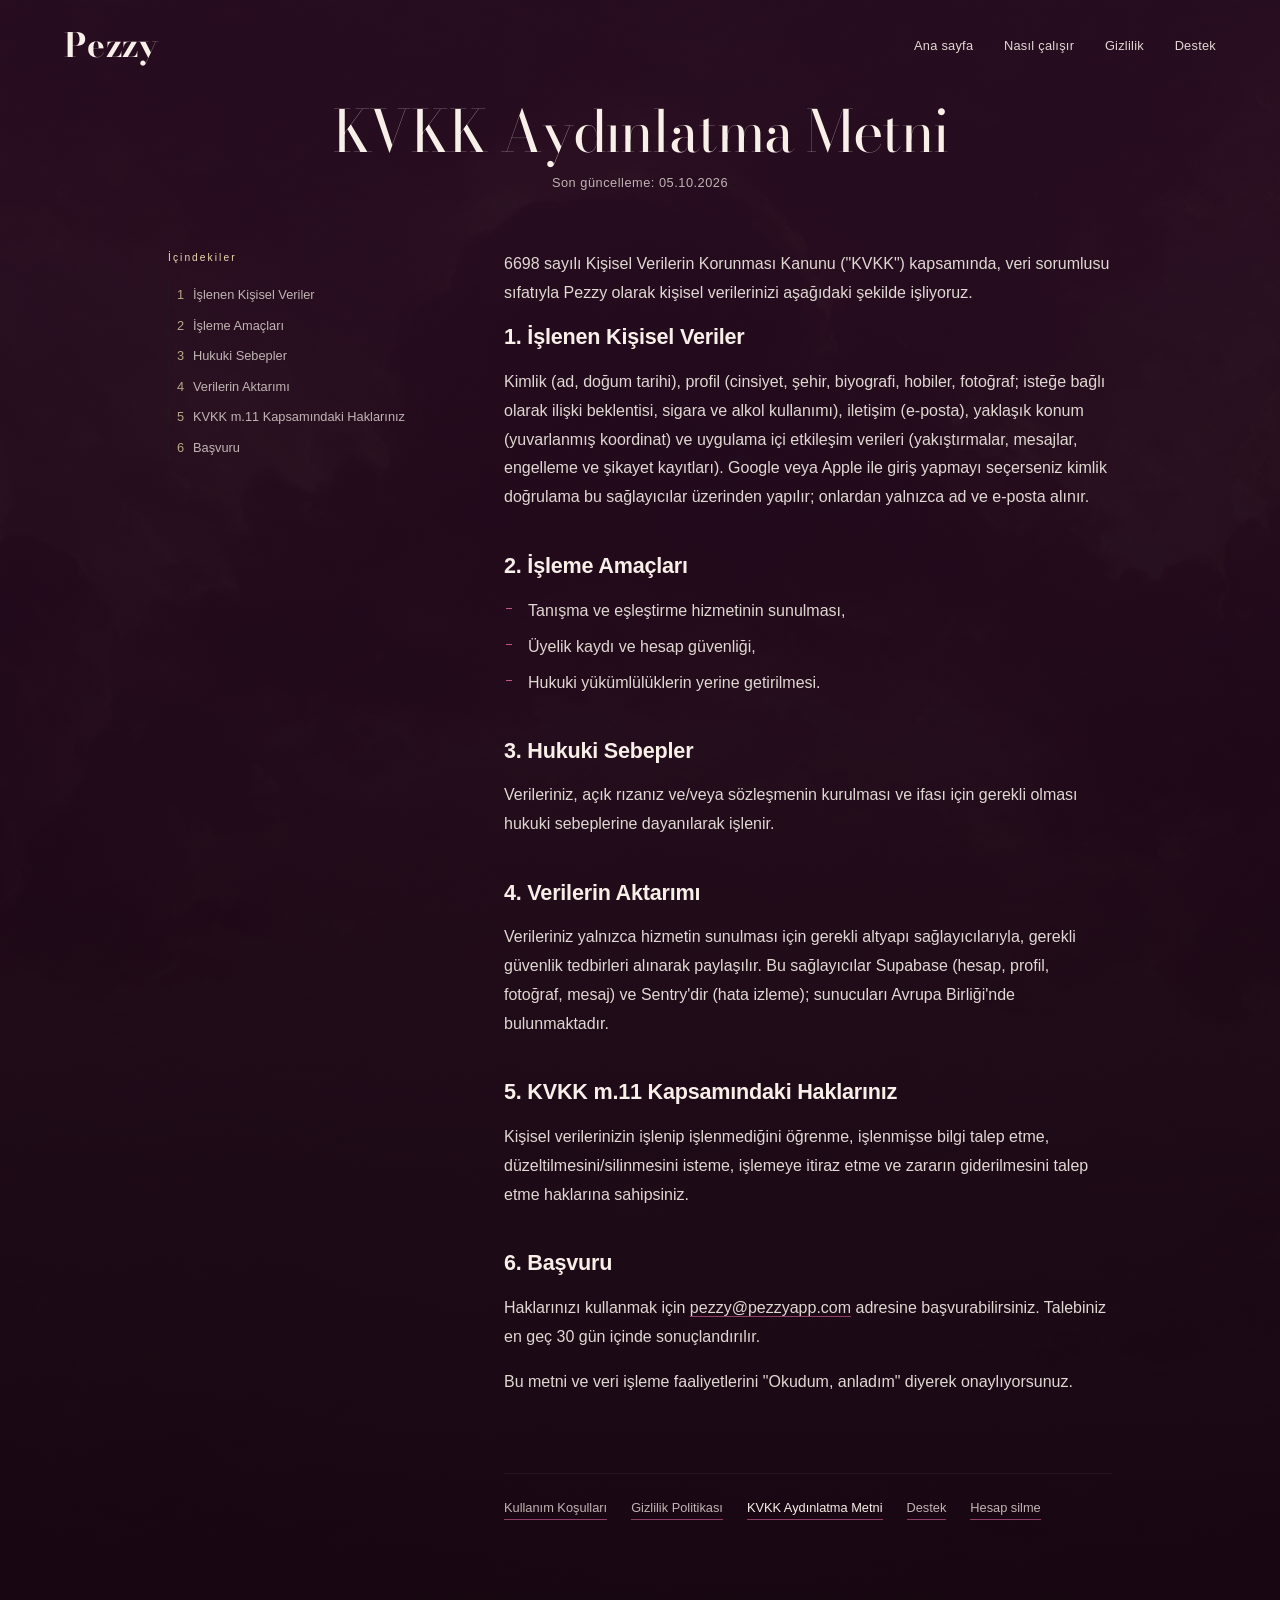
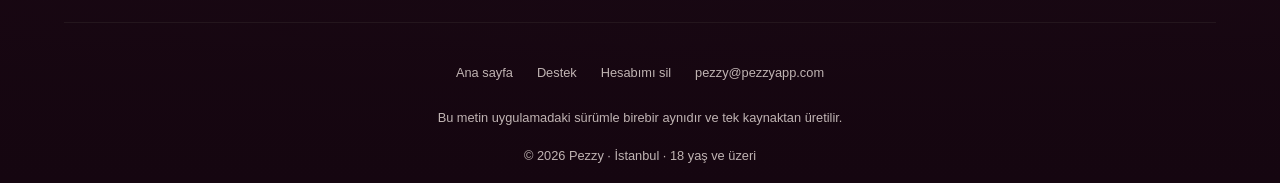
<file: kvkk/index.html>
<!DOCTYPE html>
<html lang="tr">
<head>
<meta charset="utf-8">
<meta name="viewport" content="width=device-width, initial-scale=1, viewport-fit=cover">
<title>KVKK Aydınlatma Metni — Pezzy</title>
<meta name="description" content="Pezzy kvkk aydınlatma metni. Son güncelleme: 05.10.2026.">
<link rel="canonical" href="https://pezzyapp.com/kvkk/">
<meta name="theme-color" content="#150610">
<link rel="icon" href="/assets/icon.png">
<link rel="preconnect" href="https://fonts.googleapis.com">
<link rel="preconnect" href="https://fonts.gstatic.com" crossorigin>
<link href="https://fonts.googleapis.com/css2?family=Bodoni+Moda:ital,wght@0,400;0,700;1,400&display=swap&subset=latin,latin-ext" rel="stylesheet">
<link rel="stylesheet" href="/styles.css?v=4">
</head>
<body class="inner-page">

<section class="page-head">
  <header class="topbar">
    <a class="wordmark" href="/">Pezzy</a>
    <nav class="topnav" aria-label="Site">
      <a href="/">Ana sayfa</a>
      <a href="/#nasil">Nasıl çalışır</a>
      <a href="/#gizlilik">Gizlilik</a>
      <a href="/destek/">Destek</a>
    </nav>
  </header>
  <div class="inner">
    <h1>KVKK Aydınlatma Metni</h1>
    <p class="sub">Son güncelleme: 05.10.2026</p>
  </div>
</section>

<main class="doc-wrap">
  <aside class="toc">
    <p class="toc__label">İçindekiler</p>
    <nav aria-label="İçindekiler">
      <ol>
        <li><a href="#b1">İşlenen Kişisel Veriler</a></li>
        <li><a href="#b2">İşleme Amaçları</a></li>
        <li><a href="#b3">Hukuki Sebepler</a></li>
        <li><a href="#b4">Verilerin Aktarımı</a></li>
        <li><a href="#b5">KVKK m.11 Kapsamındaki Haklarınız</a></li>
        <li><a href="#b6">Başvuru</a></li>
      </ol>
    </nav>
  </aside>

  <article class="doc">
      <p>6698 sayılı Kişisel Verilerin Korunması Kanunu ("KVKK") kapsamında, veri sorumlusu sıfatıyla Pezzy olarak kişisel verilerinizi aşağıdaki şekilde işliyoruz.</p>
      <details class="sec" open>
      <summary><h2 id="b1">1. İşlenen Kişisel Veriler</h2></summary>
      <div class="sec__body">
        <p>Kimlik (ad, doğum tarihi), profil (cinsiyet, şehir, biyografi, hobiler, fotoğraf; isteğe bağlı olarak ilişki beklentisi, sigara ve alkol kullanımı), iletişim (e-posta), yaklaşık konum (yuvarlanmış koordinat) ve uygulama içi etkileşim verileri (yakıştırmalar, mesajlar, engelleme ve şikayet kayıtları). Google veya Apple ile giriş yapmayı seçerseniz kimlik doğrulama bu sağlayıcılar üzerinden yapılır; onlardan yalnızca ad ve e-posta alınır.</p>
      </div>
    </details>
      <details class="sec" open>
      <summary><h2 id="b2">2. İşleme Amaçları</h2></summary>
      <div class="sec__body">
        <ul><li>Tanışma ve eşleştirme hizmetinin sunulması,</li><li>Üyelik kaydı ve hesap güvenliği,</li><li>Hukuki yükümlülüklerin yerine getirilmesi.</li></ul>
      </div>
    </details>
      <details class="sec" open>
      <summary><h2 id="b3">3. Hukuki Sebepler</h2></summary>
      <div class="sec__body">
        <p>Verileriniz, açık rızanız ve/veya sözleşmenin kurulması ve ifası için gerekli olması hukuki sebeplerine dayanılarak işlenir.</p>
      </div>
    </details>
      <details class="sec" open>
      <summary><h2 id="b4">4. Verilerin Aktarımı</h2></summary>
      <div class="sec__body">
        <p>Verileriniz yalnızca hizmetin sunulması için gerekli altyapı sağlayıcılarıyla, gerekli güvenlik tedbirleri alınarak paylaşılır. Bu sağlayıcılar Supabase (hesap, profil, fotoğraf, mesaj) ve Sentry'dir (hata izleme); sunucuları Avrupa Birliği'nde bulunmaktadır.</p>
      </div>
    </details>
      <details class="sec" open>
      <summary><h2 id="b5">5. KVKK m.11 Kapsamındaki Haklarınız</h2></summary>
      <div class="sec__body">
        <p>Kişisel verilerinizin işlenip işlenmediğini öğrenme, işlenmişse bilgi talep etme, düzeltilmesini/silinmesini isteme, işlemeye itiraz etme ve zararın giderilmesini talep etme haklarına sahipsiniz.</p>
      </div>
    </details>
      <details class="sec" open>
      <summary><h2 id="b6">6. Başvuru</h2></summary>
      <div class="sec__body">
        <p>Haklarınızı kullanmak için <a href="mailto:pezzy@pezzyapp.com">pezzy@pezzyapp.com</a> adresine başvurabilirsiniz. Talebiniz en geç 30 gün içinde sonuçlandırılır.</p>
        <p>Bu metni ve veri işleme faaliyetlerini "Okudum, anladım" diyerek onaylıyorsunuz.</p>
      </div>
    </details>

    <nav class="pagenav" aria-label="Yasal metinler">
      <a href="/kullanim-kosullari/">Kullanım Koşulları</a>
      <a href="/gizlilik/">Gizlilik Politikası</a>
      <a href="/kvkk/" aria-current="page">KVKK Aydınlatma Metni</a>
      <a href="/destek/">Destek</a>
      <a href="/hesap-silme/">Hesap silme</a>
    </nav>
  </article>
</main>

<footer class="shell foot">
  <nav aria-label="Alt menü">
    <a href="/">Ana sayfa</a>
    <a href="/destek/">Destek</a>
    <a href="/hesap-silme/">Hesabımı sil</a>
    <a href="mailto:pezzy@pezzyapp.com">pezzy@pezzyapp.com</a>
  </nav>
  <p>Bu metin uygulamadaki sürümle birebir aynıdır ve tek kaynaktan üretilir.</p>
  <p class="foot__legal">© 2026 Pezzy · İstanbul · 18 yaş ve üzeri</p>
</footer>

<script src="/site.js" defer></script>

</body>
</html>
</file>
<file: styles.css>
/* Pezzy — pezzyapp.com
 *
 * Yapı: tam ekran panellerin arka arkaya geldiği tek akış.
 * Görsel panel → ifade paneli → görsel panel. Referans buydu.
 * Palet tokens.css'ten gelir (uygulamanın theme.ts'inden türetildi).
 */

@import url("tokens.css?v=4");

html, body { overflow-x: clip; }

*, *::before, *::after { box-sizing: border-box; }
* { margin: 0; padding: 0; }

body {
  background: var(--color-paper);
  color: var(--color-ink);
  font-family: var(--font-body);
  font-size: var(--text-base);
  line-height: 1.6;
  -webkit-font-smoothing: antialiased;
}

img { max-width: 100%; height: auto; display: block; }
a { color: inherit; text-decoration: none; }

:focus-visible {
  outline: 2px solid var(--color-focus);
  outline-offset: 3px;
  border-radius: 3px;
}

h1, h2, h3 {
  font-family: var(--font-display);
  font-weight: 400;
  line-height: 1.05;
  letter-spacing: -0.02em;
  overflow-wrap: anywhere;
}

.shell {
  width: 100%;
  max-width: 72rem;
  margin-inline: auto;
  padding-inline: var(--page-gutter);
}

/* ================================================================ üst bar */

.topbar {
  position: absolute;
  inset: 0 0 auto 0;
  z-index: var(--z-sticky);
  display: flex;
  justify-content: space-between;   /* logo solda, sekmeler sağda */
  align-items: center;
  gap: var(--space-md);
  padding: var(--space-lg) var(--page-gutter);
}

.topnav {
  display: flex;
  gap: clamp(var(--space-md), 2.4vw, var(--space-xl));
  justify-content: flex-end;
  flex-wrap: wrap;
  font-size: var(--text-sm);
  letter-spacing: 0.02em;
}
.topnav a {
  white-space: nowrap;
  opacity: 0.75;
  transition: opacity var(--dur-micro) var(--ease-out);
}
.topnav a:hover, .topnav a[aria-current="page"] { opacity: 1; }

@media (max-width: 46rem) {
  /* Dar ekranda tek satıra sığmıyor — logo üstte, sekmeler altında */
  .topbar {
    flex-direction: column;
    align-items: center;
    gap: var(--space-xs);
    padding-block: var(--space-md);
  }
  .topnav { justify-content: center; font-size: var(--text-xs); gap: var(--space-md); }
}
.topbar--page { position: static; }

.wordmark {
  font-family: var(--font-display);
  font-size: clamp(1.5rem, 2.6vw, 2.1rem);
  font-weight: 700;
  letter-spacing: 0.01em;
  color: var(--color-ink);
  line-height: 1;
}

/* ================================================== sahne (tablo / hero) */
/* Tablo HER ZAMAN tek ekran yüksekliğinde. Geniş ekranda yatay, dar ekranda
   dikey sürüm yüklenir (picture). Eskiden dikey tabloyu genişliğe göre
   ölçekliyordum; 1920px'te 3400px yüksekliğe çıkıp her şeyi dağıtıyordu. */

.scene {
  position: relative;
  height: 100svh;
  min-height: 30rem;
  overflow: hidden;
  background: var(--color-scene-edge);
}

.scene__art {
  position: absolute;
  inset: 0;
  width: 100%;
  height: 100%;
  object-fit: cover;
  object-position: center 42%;
}

/* Açık gökyüzünün üstünde KOYU yazı — krem burada 1.7:1, okunmuyor */
.scene__type {
  position: absolute;
  left: 0; right: 0;
  /* Kadının başını kapatmasın diye yukarı alındı (önce %26) */
  top: 20%;
  padding-inline: var(--page-gutter);
  text-align: center;
  color: var(--color-paper-3);
}
.scene__type .kicker {
  display: block;
  font-family: var(--font-display);
  font-style: italic;
  font-size: clamp(1rem, 2.2vw, 1.7rem);
  opacity: 0.85;
  margin-bottom: var(--space-2xs);
}
.scene__type h1 {
  font-size: clamp(2.6rem, 9vw, 7rem);
  line-height: 0.95;
  letter-spacing: -0.03em;
}

/* Açık gökyüzünün üstünde üst bar koyu olmalı — krem burada okunmuyor */
.topbar--onLight .wordmark,
.topbar--onLight .topnav a { color: var(--color-paper-3); }

/* Alt şerit koyu bulutların üstünde: krem */
.scene__foot {
  position: absolute;
  left: 0; right: 0; bottom: 0;
  display: flex;
  justify-content: space-between;
  align-items: center;
  gap: var(--space-md);
  flex-wrap: wrap;
  padding: var(--space-lg) var(--page-gutter);
  font-size: var(--text-sm);
  letter-spacing: 0.04em;
  color: var(--color-ink);
}
.scene__foot nav { display: flex; gap: var(--space-lg); flex-wrap: wrap; }
.scene__foot a { white-space: nowrap; opacity: 0.85; }
.scene__foot a:hover { opacity: 1; }

@media (max-width: 44rem) {
  /* Dikey tabloda açık gökyüzü melekler ile ufuk arasında — yazı oraya oturur */
  .scene__type { top: 37%; }
  .scene__foot { justify-content: center; font-size: var(--text-xs); }
}

/* ================================================================= düğme */

.pill {
  display: inline-block;
  margin-top: var(--space-lg);
  padding: var(--space-sm) var(--space-xl);
  border: 1px solid currentColor;
  border-radius: var(--radius-pill);
  font-family: var(--font-body);
  font-size: var(--text-sm);
  font-weight: 600;
  letter-spacing: 0.08em;
  white-space: nowrap;
  transition: background-color var(--dur-micro) var(--ease-out),
              color var(--dur-micro) var(--ease-out),
              transform var(--dur-micro) var(--ease-out);
}
.pill:hover { background: var(--color-ink); color: var(--color-scene-bottom); }
.pill:active { transform: translateY(1px); }
.scene__type--top .pill:hover { background: var(--color-paper-3); color: var(--color-ink); }

/* ============================================================ adımlar */
/* Kutu yok, çerçeve yok, çizgi yok — sadece tipografi. */

/* Tablonun devamı. Metin düz zeminde değil, bulutların üstünde durur.
   Üstteki degrade, sahnenin alt kenar rengiyle başlayıp buluta karışır —
   böylece iki görsel arasında ek çizgisi görünmez. */
.after {
  position: relative;
  isolation: isolate;
  color: var(--color-ink);
  background:
    /* Üst uç tablonun kenar rengiyle başlar (ek görünmesin), sonra
       velvet.mid'e erir — sayfa Pezzy'nin moruna döner, kahverengiye değil */
    linear-gradient(
      to bottom,
      var(--color-scene-edge) 0%,
      color-mix(in oklab, var(--color-scene-bottom) 88%, transparent) 16%,
      color-mix(in oklab, var(--color-scene-bottom) 76%, transparent) 45%,
      color-mix(in oklab, var(--color-scene-bottom) 90%, transparent) 100%
    ),
    url("/assets/bulut.jpg") center top / cover no-repeat,
    var(--color-scene-bottom);
}

/* Her bölüm bir tam ekran: giriş → dört adım → kapanış */
/* Bu iki bölüm .shell'in 72rem sınırını aşar — 16:9'da alan boşa gitmesin */
.steps-panel, .finale { max-width: 86rem; }

.steps-panel {
  min-height: 100svh;
  display: grid;
  align-content: center;
  padding-block: clamp(var(--space-2xl), 7vw, var(--space-3xl));
  text-align: center;
}
.steps-panel .lead {
  font-family: var(--font-display);
  font-size: clamp(1.5rem, 3.2vw, 2.9rem);
  line-height: 1.22;
  letter-spacing: -0.02em;
  max-width: 20ch;
  margin: 0 auto clamp(var(--space-2xl), 7vw, var(--space-4xl));
}
.steps-panel .lead b { font-weight: 700; }
.steps-panel .eyebrow {
  font-size: var(--text-sm);
  letter-spacing: 0.24em;
  color: var(--color-gold);
  margin-bottom: clamp(var(--space-lg), 3vw, var(--space-2xl));
}

.steps-list {
  display: grid;
  gap: clamp(var(--space-xl), 4vw, var(--space-2xl));
  max-width: 34rem;
  margin-inline: auto;
}

/* Gizlilik ve indirme yan yana — sayfayı gereksiz uzatmıyor */
/* Kapanış ekranı: yasal onay + iOS bilgisi + künye, hepsi tek ekranda */
/* Üstteki blok boş alanın ortasında, künye ekranın dibinde —
   eskiden ikisi üst üste yığılıp altta koca boşluk kalıyordu. */
.finale {
  min-height: 100svh;
  display: grid;
  grid-template-rows: 1fr auto;
  padding-block: clamp(var(--space-2xl), 6vw, var(--space-3xl));
  text-align: center;
}
.finale .duo { align-self: center; }
.duo {
  display: grid;
  grid-template-columns: minmax(0, 1fr);
  gap: clamp(var(--space-xl), 5vw, var(--space-2xl));
  text-align: center;
}
.duo h3 { font-size: clamp(1.5rem, 3.4vw, 2.4rem); margin-bottom: var(--space-md); }
.duo p { color: var(--color-ink-2); font-size: clamp(1rem, 1.2vw, 1.15rem); line-height: 1.65; max-width: 40ch; margin-inline: auto; }
.duo .pill { margin-top: var(--space-md); }

@media (min-width: 46rem) {
  .duo { grid-template-columns: minmax(0, 1fr) minmax(0, 1fr); gap: var(--space-3xl); }

  /* Yatayda dört adım yan yana. Görseller kalkınca sütunlar genişleyebildi —
     eskiden 226px'e sıkışıp yazılar okunmayacak kadar küçülüyordu. */
  .steps-list {
    grid-template-columns: repeat(4, minmax(0, 1fr));
    gap: clamp(var(--space-lg), 3.4vw, var(--space-2xl));
    max-width: 86rem;
    align-items: start;
  }
  .step h3 { font-size: clamp(1.6rem, 2.5vw, 2.3rem); margin-bottom: var(--space-sm); }
  .step p { font-size: clamp(1rem, 1.15vw, 1.15rem); line-height: 1.75; max-width: 30ch; }
  .step__n { font-size: var(--text-base); margin-bottom: var(--space-sm); }

  /* Kapanışta iki blok arası daha rahat */
  .duo { gap: clamp(var(--space-3xl), 8vw, var(--space-4xl)); }
}

/* Yasal onay satırı — OkCupid tarzı, ama yalnızca gerçekten var olan
   belgelere bağlanır. Çerez politikamız yok, o yüzden geçmiyor. */
.consent {
  margin-top: clamp(var(--space-xl), 5vw, var(--space-2xl));
  max-width: 52ch;
  margin-inline: auto;
  font-size: clamp(1rem, 1.2vw, 1.15rem);
  line-height: 1.7;
  color: var(--color-ink-2);
}
.consent a { border-bottom: 1px solid color-mix(in oklab, var(--color-ink) 35%, transparent); }
.consent a:hover { color: var(--color-ink); border-color: var(--color-ink); }

/* ============================================================== altbilgi */

.foot {
  border-top: 1px solid var(--color-rule-2);
  margin-top: 0;
  padding-top: var(--space-xl);
  text-align: center;
  font-size: var(--text-sm);
  /* muted (oklch 63%) bulutun açık yerinde 2.76:1 kalıyordu — ink-2 ile 5.5:1 */
  color: var(--color-ink-2);
}
.foot nav { display: flex; flex-wrap: wrap; justify-content: center; gap: var(--space-sm) var(--space-lg); margin-bottom: var(--space-md); }
.foot nav a { white-space: nowrap; }
.foot nav a:hover, .foot p a:hover { color: var(--color-ink); }
.foot p { max-width: 60ch; margin-inline: auto; line-height: 1.7; }
.foot p a { border-bottom: 1px solid var(--color-rule); }
.foot__legal { margin-top: var(--space-md); }

/* ============================================================ iç sayfalar */

body.inner-page {
  background:
    linear-gradient(
      to bottom,
      color-mix(in oklab, var(--color-scene-bottom) 84%, transparent) 0%,
      color-mix(in oklab, var(--color-scene-bottom) 92%, transparent) 100%
    ),
    url("/assets/bulut.jpg") center top / cover no-repeat fixed,
    var(--color-scene-bottom);
}

.page-head {
  padding: var(--space-lg) var(--page-gutter) clamp(var(--space-xl), 5vw, var(--space-2xl));
}
/* Başlık da ortalanır — sitenin geri kalanı ortalı, sola yaslı başlık
   aşağıdaki ortalanmış blokla hizasız duruyordu. */
.page-head .inner {
  width: 100%; max-width: 86rem; margin-inline: auto;
  padding-top: clamp(var(--space-2xl), 6vw, var(--space-3xl));
  text-align: center;
}
.page-head h1 {
  font-size: clamp(2.2rem, 5.5vw, 3.6rem);
  max-width: 22ch;
  margin-inline: auto;
}
.page-head .sub {
  margin-top: var(--space-sm);
  color: var(--color-ink-2);
  font-size: var(--text-sm);
  letter-spacing: 0.04em;
}

/* Uzun metin + solda yapışkan içindekiler */
/* Blok bir bütün olarak ortalanır; metin sütunu tam ölçüsünde, yanında
   ölü alan bırakmaz. Eskiden 864px sütunun içinde 697px metin vardı ve
   sağda 167px boşluk kalıyordu — asimetri oradan geliyordu. */
.doc-wrap {
  display: grid;
  grid-template-columns: minmax(0, 38rem);
  justify-content: center;
  gap: clamp(var(--space-xl), 4vw, var(--space-2xl));
  max-width: 86rem;
  margin-inline: auto;
  padding-inline: var(--page-gutter);
  padding-block: clamp(var(--space-xl), 4vw, var(--space-2xl)) clamp(var(--space-3xl), 8vw, var(--space-4xl));
}

@media (min-width: 60rem) {
  .doc-wrap {
    grid-template-columns: 15rem minmax(0, 38rem);
    gap: var(--space-3xl);
    justify-content: center;
  }
  .toc { position: sticky; top: var(--space-xl); align-self: start; max-height: calc(100svh - var(--space-3xl)); overflow-y: auto; }
}

.toc { font-size: var(--text-sm); }
.toc__label {
  letter-spacing: 0.2em;
  color: var(--color-gold);
  margin-bottom: var(--space-md);
  font-size: var(--text-xs);
}
.toc ol { list-style: none; counter-reset: t; display: grid; gap: var(--space-2xs); }
.toc li { counter-increment: t; }
.toc a {
  display: block;
  padding: var(--space-2xs) 0 var(--space-2xs) var(--space-lg);
  position: relative;
  color: var(--color-ink-2);
  line-height: 1.45;
  border-left: 1px solid var(--color-rule-2);
  transition: color var(--dur-micro) var(--ease-out), border-color var(--dur-micro) var(--ease-out);
}
.toc a::before {
  content: counter(t);
  position: absolute; left: var(--space-xs);
  color: var(--color-gold);
  font-variant-numeric: tabular-nums;
  opacity: 0.75;
}
.toc a:hover { color: var(--color-ink); border-color: var(--color-accent); }

/* Metnin kendisi — ferah, okunur */
.doc { font-size: clamp(1rem, 1.1vw, 1.1rem); }
.doc > h2:first-of-type { margin-top: 0; }
/* Bölüm başlıkları gövde fontunda: bunlar display tipografi değil,
   okunacak metnin parçası. Koyu zeminde 11 tane alt alta Bodoni ince
   ve yorucu duruyordu. Sayfa başlığı (h1) serif kalıyor. */
.doc h2 {
  font-family: var(--font-body);
  font-weight: 700;
  font-size: clamp(1.15rem, 1.7vw, 1.35rem);
  line-height: 1.3;
  letter-spacing: -0.01em;
  color: var(--color-ink);
  margin-block: clamp(var(--space-2xl), 5vw, var(--space-3xl)) var(--space-md);
  scroll-margin-top: var(--space-xl);
}
.doc h3 {
  font-family: var(--font-body);
  font-size: 1.05em;
  font-weight: 700;
  margin-top: var(--space-xl);
  margin-bottom: var(--space-2xs);
}
.doc p { color: var(--color-ink-2); line-height: 1.8; margin-bottom: var(--space-md); }
.doc ul { list-style: none; margin-bottom: var(--space-lg); display: grid; gap: var(--space-xs); }
.doc ul li {
  position: relative;
  padding-left: var(--space-lg);
  color: var(--color-ink-2);
  line-height: 1.75;
}
.doc ul li::before {
  content: "";
  position: absolute; left: 2px; top: 0.72em;
  width: 6px; height: 1px;
  background: var(--color-accent);
}
.doc ol { list-style: none; counter-reset: s; margin-block: var(--space-lg); display: grid; gap: var(--space-sm); }
.doc ol li {
  counter-increment: s;
  position: relative;
  padding-left: var(--space-xl);
  color: var(--color-ink-2);
  line-height: 1.75;
}
.doc ol li::before {
  content: counter(s);
  position: absolute; left: 0;
  color: var(--color-gold);
  font-variant-numeric: tabular-nums;
}
.doc a { border-bottom: 1px solid color-mix(in oklab, var(--color-accent) 70%, transparent); }
.doc a:hover { color: var(--color-accent); }
.doc b { color: var(--color-ink); }

/* ---- Bölümler ---------------------------------------------------------
   Geniş ekranda <details> hiç akordeon gibi görünmez: ok işareti yok,
   imleç normal, hepsi açık. Dar ekranda açılır-kapanır listeye döner. */
.sec summary {
  list-style: none;
  cursor: default;
}
.sec summary::-webkit-details-marker { display: none; }
.sec summary::marker { content: ""; }
.sec summary h2 { display: inline; }

@media (max-width: 60rem) {
  /* Dar ekranda ayrı içindekiler listesine gerek yok — başlıklar zaten liste */
  .toc { display: none; }

  .sec { border-top: 1px solid var(--color-rule-2); }
  .sec:last-of-type { border-bottom: 1px solid var(--color-rule-2); }

  .sec summary {
    cursor: pointer;
    display: flex;
    align-items: baseline;
    justify-content: space-between;
    gap: var(--space-md);
    padding-block: var(--space-lg);
    -webkit-tap-highlight-color: transparent;
  }
  .sec summary h2 {
    margin: 0;
    font-size: clamp(1rem, 4vw, 1.2rem);
    font-weight: 700;
    letter-spacing: 0;
  }
  /* Açılma göstergesi */
  .sec summary::after {
    content: "";
    flex: none;
    width: 11px; height: 11px;
    margin-top: 0.35em;
    border-right: 1.5px solid var(--color-gold);
    border-bottom: 1.5px solid var(--color-gold);
    transform: rotate(45deg);
    transition: transform var(--dur-short) var(--ease-out);
  }
  .sec[open] summary::after { transform: rotate(-135deg); }

  .sec__body { padding-bottom: var(--space-lg); }
  .sec__body > :last-child { margin-bottom: 0; }
}

.callout {
  border-left: 2px solid var(--color-gold);
  background: color-mix(in oklab, var(--color-scene-bottom) 55%, transparent);
  padding: var(--space-md) var(--space-md) var(--space-md) var(--space-lg);
  border-radius: 0 10px 10px 0;
  margin-block: var(--space-xl);
}
.callout p { margin: 0; }

.pagenav {
  border-top: 1px solid var(--color-rule-2);
  padding-top: var(--space-lg);
  margin-top: clamp(var(--space-2xl), 6vw, var(--space-3xl));
  display: flex; flex-wrap: wrap; gap: var(--space-sm) var(--space-lg);
  font-size: var(--text-sm);
}
.pagenav a { white-space: nowrap; color: var(--color-ink-2); }
.pagenav a:hover { color: var(--color-accent); }
.pagenav a[aria-current="page"] { color: var(--color-ink); }

@media (prefers-reduced-motion: reduce) {
  *, *::before, *::after {
    transition-duration: 120ms !important;
    animation-duration: 120ms !important;
  }
}

/* Eylül 2026: tipografik akış ve mobil okunabilirlik. */
.topnav a { display: inline-flex; align-items: center; min-height: 44px; opacity: .9; }
.scene__foot { align-items: flex-end; padding-bottom: 2rem; }
.scene__intro { max-width: 30rem; }
.scene__intro p { font-size: 1rem; letter-spacing: 0; }
.scene__discover { display: inline-flex; align-items: center; gap: 1.5rem; min-height: 44px; font-size: .875rem; }
.scene__discover span { color: var(--color-gold); font-size: 1.3rem; }
.scene::after { content: ""; position: absolute; inset: auto 0 0; height: 22%; background: linear-gradient(transparent, var(--color-scene-edge)); pointer-events: none; }
.scene__foot { z-index: 1; }
.steps-panel { min-height: min(100svh, 56rem); padding-block: clamp(5rem, 8vw, 8rem); }
.steps-panel .eyebrow, .section-label { font: 500 .75rem/1.5 var(--font-body); letter-spacing: .18em; color: var(--color-gold); margin-bottom: 1.5rem; }
.steps-panel .lead { max-width: 27ch; font-size: clamp(1.9rem, 3.7vw, 3.4rem); margin-bottom: clamp(3rem, 5vw, 5rem); text-wrap: balance; }
.steps-list { width: 100%; gap: 2rem; }
.step { position: relative; text-align: left; }
.step__n { display: block; color: var(--color-gold); font-size: .8125rem; letter-spacing: .12em; padding-bottom: 1.25rem; margin-bottom: 1.25rem; border-bottom: 1px solid color-mix(in srgb, var(--color-gold) 28%, transparent); }
.step h3 { font-size: clamp(1.75rem, 2.6vw, 2.5rem); margin-bottom: 1rem; }
.step p { font-size: 1.0625rem; line-height: 1.7; max-width: 29ch; color: var(--color-ink); }
.finale { min-height: 0; padding-top: 1rem; padding-bottom: 2rem; }
.finale .duo { padding-block: clamp(3rem, 6vw, 6rem); border-top: 1px solid color-mix(in srgb, var(--color-gold) 22%, transparent); text-align: left; gap: clamp(3rem, 8vw, 8rem); }
.duo h2 { font-size: clamp(2rem, 3.2vw, 3rem); line-height: 1.12; margin-bottom: 1.25rem; text-wrap: balance; }
.duo p { margin-inline: 0; max-width: 43ch; }
.duo .section-label { font-size: .75rem; color: var(--color-gold); margin-bottom: 1.25rem; }
.duo .pill { background: var(--color-ink); color: var(--color-paper-2); border-color: var(--color-ink); min-height: 48px; }
.duo .pill:hover { background: var(--color-gold); border-color: var(--color-gold); }
.foot { padding-block: 2rem 1rem; }
.foot nav a { display: inline-flex; align-items: center; min-height: 36px; }
body.inner-page { background: linear-gradient(color-mix(in srgb, var(--color-scene-bottom) 95%, transparent), var(--color-paper)), url('/assets/bulut.jpg') center top / cover no-repeat; }
.inner-page .doc p, .inner-page .doc li { color: color-mix(in srgb, var(--color-ink) 90%, var(--color-paper)); }
.page-head { padding-bottom: 1.5rem; }
.doc-wrap { padding-top: 2rem; }
@media (min-width: 60.001rem) {
  .sec + .sec { margin-top: 2.5rem; }
  .sec summary { margin-bottom: 1rem; }
}
@media (max-width: 60rem) and (min-width: 46.001rem) {
  .steps-list { grid-template-columns: repeat(2, minmax(0, 1fr)); gap: 2.5rem; }
}
@media (max-width: 46rem) {
  .topbar { gap: 0; padding-top: 1rem; }
  .topnav { font-size: .75rem; gap: clamp(.75rem, 3vw, 1.25rem); }
  .wordmark { font-size: 1.8rem; }
  .scene__type { top: 37%; }
  .scene__foot { display: block; padding-bottom: 1rem; text-align: center; }
  .scene__intro { margin-inline: auto; }
  .scene__intro p { font-size: .8125rem; }
  .scene__foot nav { justify-content: center; gap: 1rem; font-size: .6875rem; }
  .scene__foot nav a { min-height: 32px; display: inline-flex; align-items: center; }
  .steps-panel { padding-block: 4.5rem 3.5rem; }
  .steps-panel .lead { font-size: clamp(1.8rem, 7.5vw, 2.6rem); margin-bottom: 3rem; }
  .steps-list { gap: 0; max-width: 30rem; }
  .step { padding: 0 0 2.5rem 3.5rem; border-left: 1px solid color-mix(in srgb, var(--color-gold) 25%, transparent); margin-left: 1rem; }
  .step:last-child { padding-bottom: 0; border-left-color: transparent; }
  .step__n { position: absolute; left: -1rem; top: 0; width: 2rem; padding: .25rem 0; margin: 0; border: 0; text-align: center; background: var(--color-scene-bottom); }
  .step h3 { font-size: 1.9rem; margin-bottom: .75rem; }
  .step p { font-size: 1rem; max-width: none; }
  .finale .duo { gap: 3rem; padding-block: 3rem; }
  .duo h2 { font-size: 2.15rem; }
  .foot nav { gap: .25rem 1rem; }
  .page-head .inner { padding-top: 6rem; }
  .doc-wrap { padding-top: 1rem; }
  .sec { border-color: color-mix(in srgb, var(--color-gold) 20%, transparent); }
}
</file>
